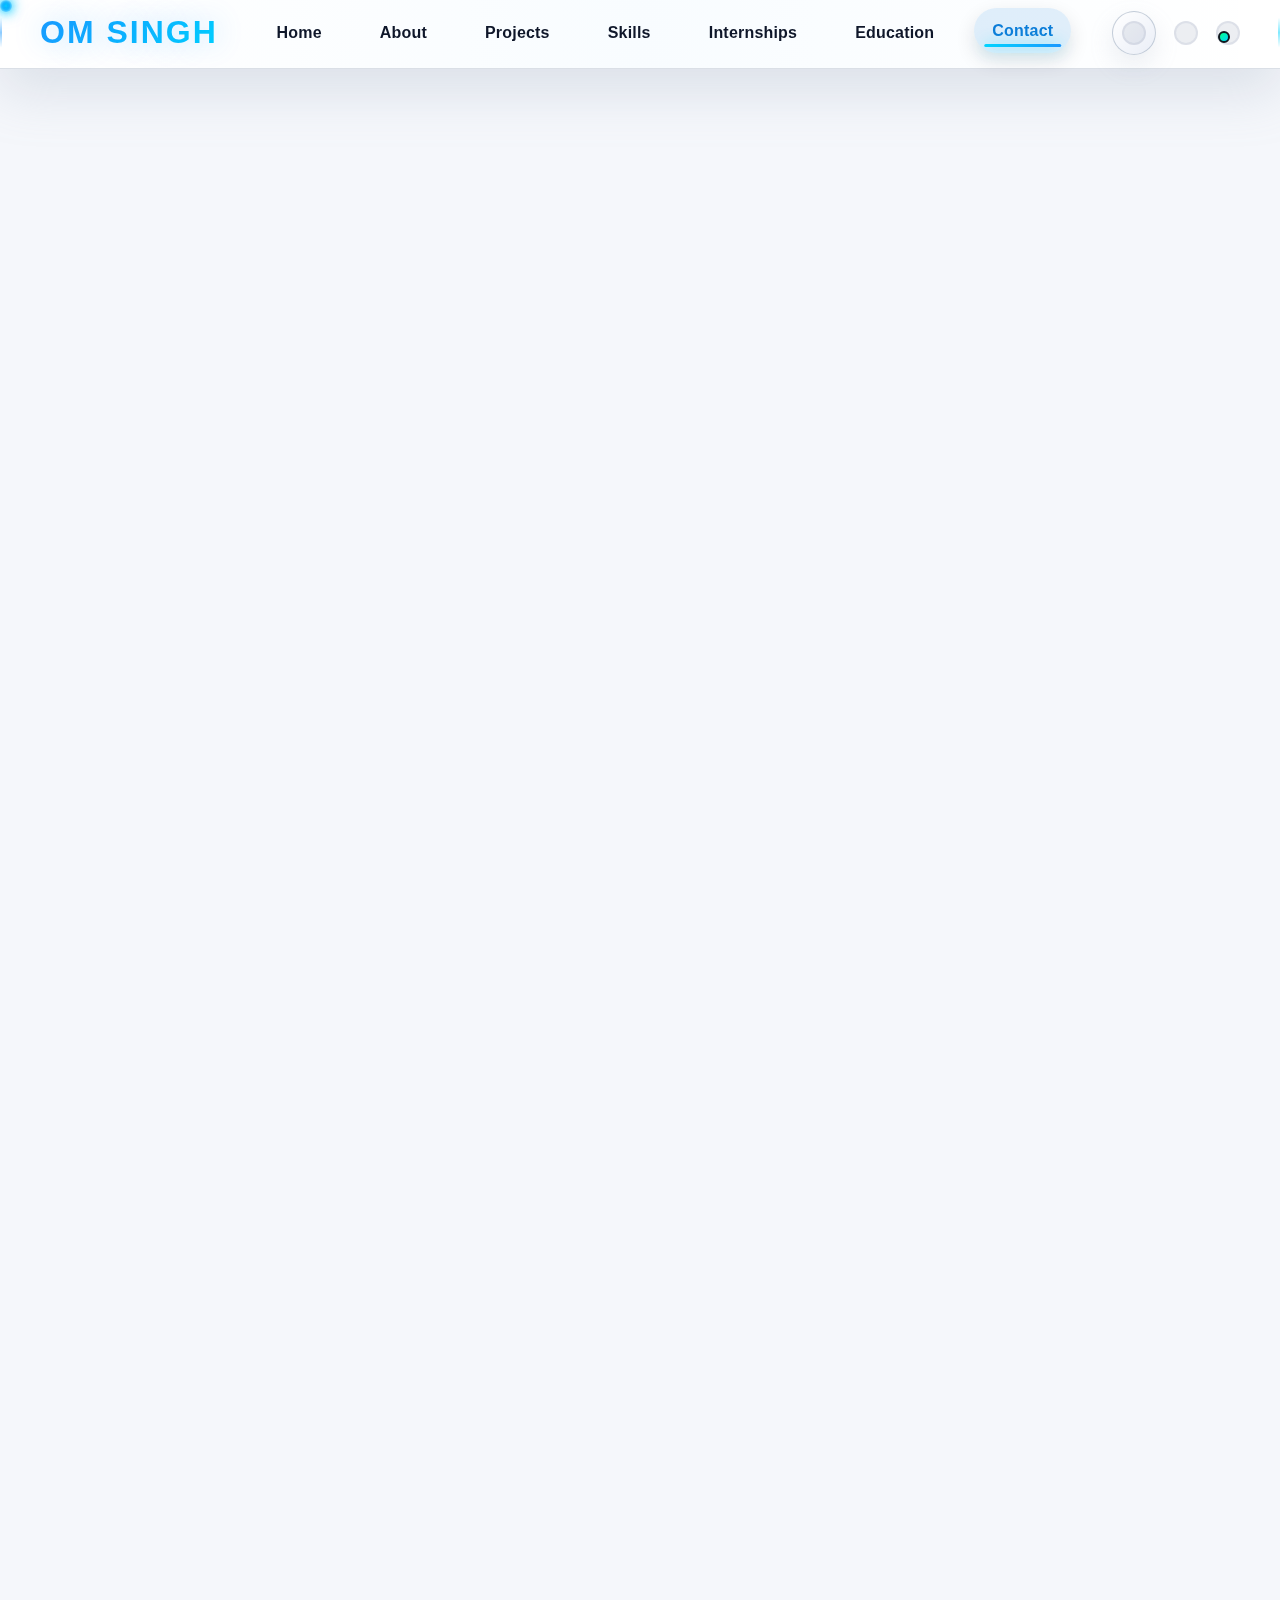
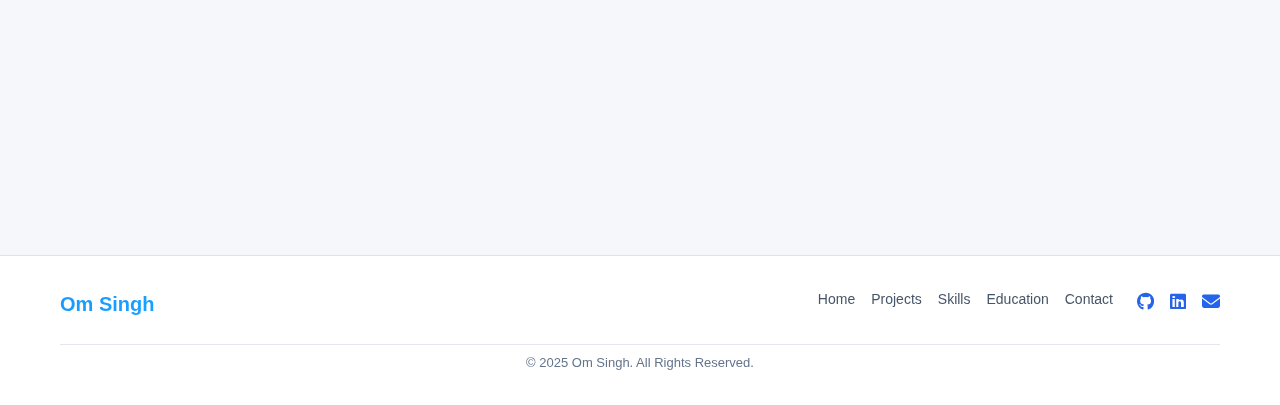
<file: contact.html>
<!DOCTYPE html>
<html lang="en" data-theme="dark">
<head>
    <meta charset="UTF-8">
    <meta name="viewport" content="width=device-width, initial-scale=1.0">
    <title>Contact - Om Singh</title>
    <script>
        (function () {
            try {
                const stored = localStorage.getItem('preferred-theme');
                const prefersDark = window.matchMedia('(prefers-color-scheme: dark)').matches;
                const theme = stored || (prefersDark ? 'dark' : 'light');
                document.documentElement.setAttribute('data-theme', theme);
            } catch (err) {
                document.documentElement.setAttribute('data-theme', 'dark');
            }
        })();
    </script>
    <link rel="stylesheet" href="styles.css">
    <link rel="stylesheet" href="https://cdnjs.cloudflare.com/ajax/libs/font-awesome/6.4.0/css/all.min.css">
    <!-- Preload critical images -->
    <link rel="preload" as="image" href="https://images.unsplash.com/photo-1423666639041-f56000c27a9a?w=1920&h=1080&fit=crop">
    <!-- Resource hints -->
    <link rel="dns-prefetch" href="https://images.unsplash.com">
</head>
<body>
    <!-- Navigation -->
    <nav class="navbar scrolled">
        <div class="nav-container">
            <div class="nav-brand">Om Singh</div>
            <button class="nav-toggle" aria-label="Toggle navigation">
                <span></span>
                <span></span>
                <span></span>
            </button>
            <div class="nav-links">
                <a href="index.html">Home</a>
                <a href="about.html">About</a>
                <a href="projects.html">Projects</a>
                <a href="skills.html">Skills</a>
                <a href="internships.html">Internships</a>
                <a href="education.html">Education</a>
                <a href="contact.html" class="active">Contact</a>
            </div>
            <div class="nav-icons">
                <button class="theme-toggle" type="button" aria-label="Switch to light mode">
                    <span class="sr-only">Toggle theme</span>
                    <i class="fas fa-sun"></i>
                </button>
                <i class="fas fa-search"></i>
                <i class="fas fa-user-circle"></i>
            </div>
        </div>
    </nav>

    <!-- Hero Section -->
    <section class="page-hero page-hero-contact" data-bg="https://images.unsplash.com/photo-1423666639041-f56000c27a9a?w=1920&h=1080&fit=crop">
        <div class="page-hero-overlay"></div>
        <div class="page-hero-content">
            <div class="prime-badge"></div>
            <h1>Get In Touch</h1>
            <p>Mumbai, Maharashtra | India</p>
            <div class="ranking-badge">#Let's Connect</div>
            <div class="hero-buttons">
                <button class="btn-primary" onclick="document.querySelector('.content-section').scrollIntoView({behavior: 'smooth'})">
                    Contact Now
                </button>
                <button class="btn-secondary" title="Add to list">
                    <i class="fas fa-plus"></i>
                </button>
                <button class="btn-secondary" title="More info">
                    <i class="fas fa-info-circle"></i>
                </button>
            </div>
            <div class="watch-info">
                <i class="fas fa-star"></i>
                <span>Available for freelance and full-time opportunities</span>
            </div>
        </div>
    </section>

    <!-- Contact Section -->
    <section class="content-section contact-section">
        <div class="contact-container">
            <div class="contact-info">
                <div class="contact-item">
                    <i class="fas fa-phone"></i>
                    <div>
                        <h4>Phone</h4>
                        <p>8591224365</p>
                    </div>
                </div>
                <div class="contact-item">
                    <i class="fas fa-map-marker-alt"></i>
                    <div>
                        <h4>Location</h4>
                        <p>Mumbai, Maharashtra, India</p>
                    </div>
                </div>
            </div>
            
            <form class="contact-form" id="contactForm">
                <div class="form-group">
                    <input type="text" id="name" name="name" placeholder="Your Name" required>
                </div>
                <div class="form-group">
                    <input type="email" id="email" name="email" placeholder="Your Email" required>
                </div>
                <div class="form-group">
                    <textarea id="message" name="message" rows="5" placeholder="Your Message" required></textarea>
                </div>
                <button type="submit" class="btn-primary"><i class="fas fa-paper-plane"></i> Send Message</button>
            </form>
            
            <div class="social-links">
                <a href="https://github.com/Om-Singh-45" target="_blank" class="social-icon"><i class="fab fa-github"></i></a>
                <a href="https://www.linkedin.com/in/om-singh5/" target="_blank" class="social-icon"><i class="fab fa-linkedin"></i></a>
                <a href="https://www.instagram.com/omsingh_45_45?igsh=MXB5M2g2MzN0anlyYw%3D%3D" target="_blank" class="social-icon"><i class="fab fa-instagram"></i></a>
                <a href="mailto:omsingh@example.com" class="social-icon"><i class="fas fa-envelope"></i></a>
            </div>
        </div>
    </section>

    <!-- Footer -->
    <footer class="footer">
        <div class="footer-inner">
            <div class="footer-brand">Om Singh</div>
            <nav class="footer-links">
                <a href="index.html">Home</a>
                <a href="projects.html">Projects</a>
                <a href="skills.html">Skills</a>
                <a href="education.html">Education</a>
                <a href="contact.html">Contact</a>
            </nav>
            <div class="footer-social">
                <a href="https://github.com/Om-Singh-45" target="_blank" aria-label="GitHub"><i class="fab fa-github"></i></a>
                <a href="https://www.linkedin.com/in/om-singh5/" target="_blank" aria-label="LinkedIn"><i class="fab fa-linkedin"></i></a>
                <a href="mailto:omsingh@example.com" aria-label="Email"><i class="fas fa-envelope"></i></a>
            </div>
            <p class="footer-copy">© 2025 Om Singh. All Rights Reserved.</p>
        </div>
    </footer>

    <script src="script.js"></script>
</body>
</html>
</file>
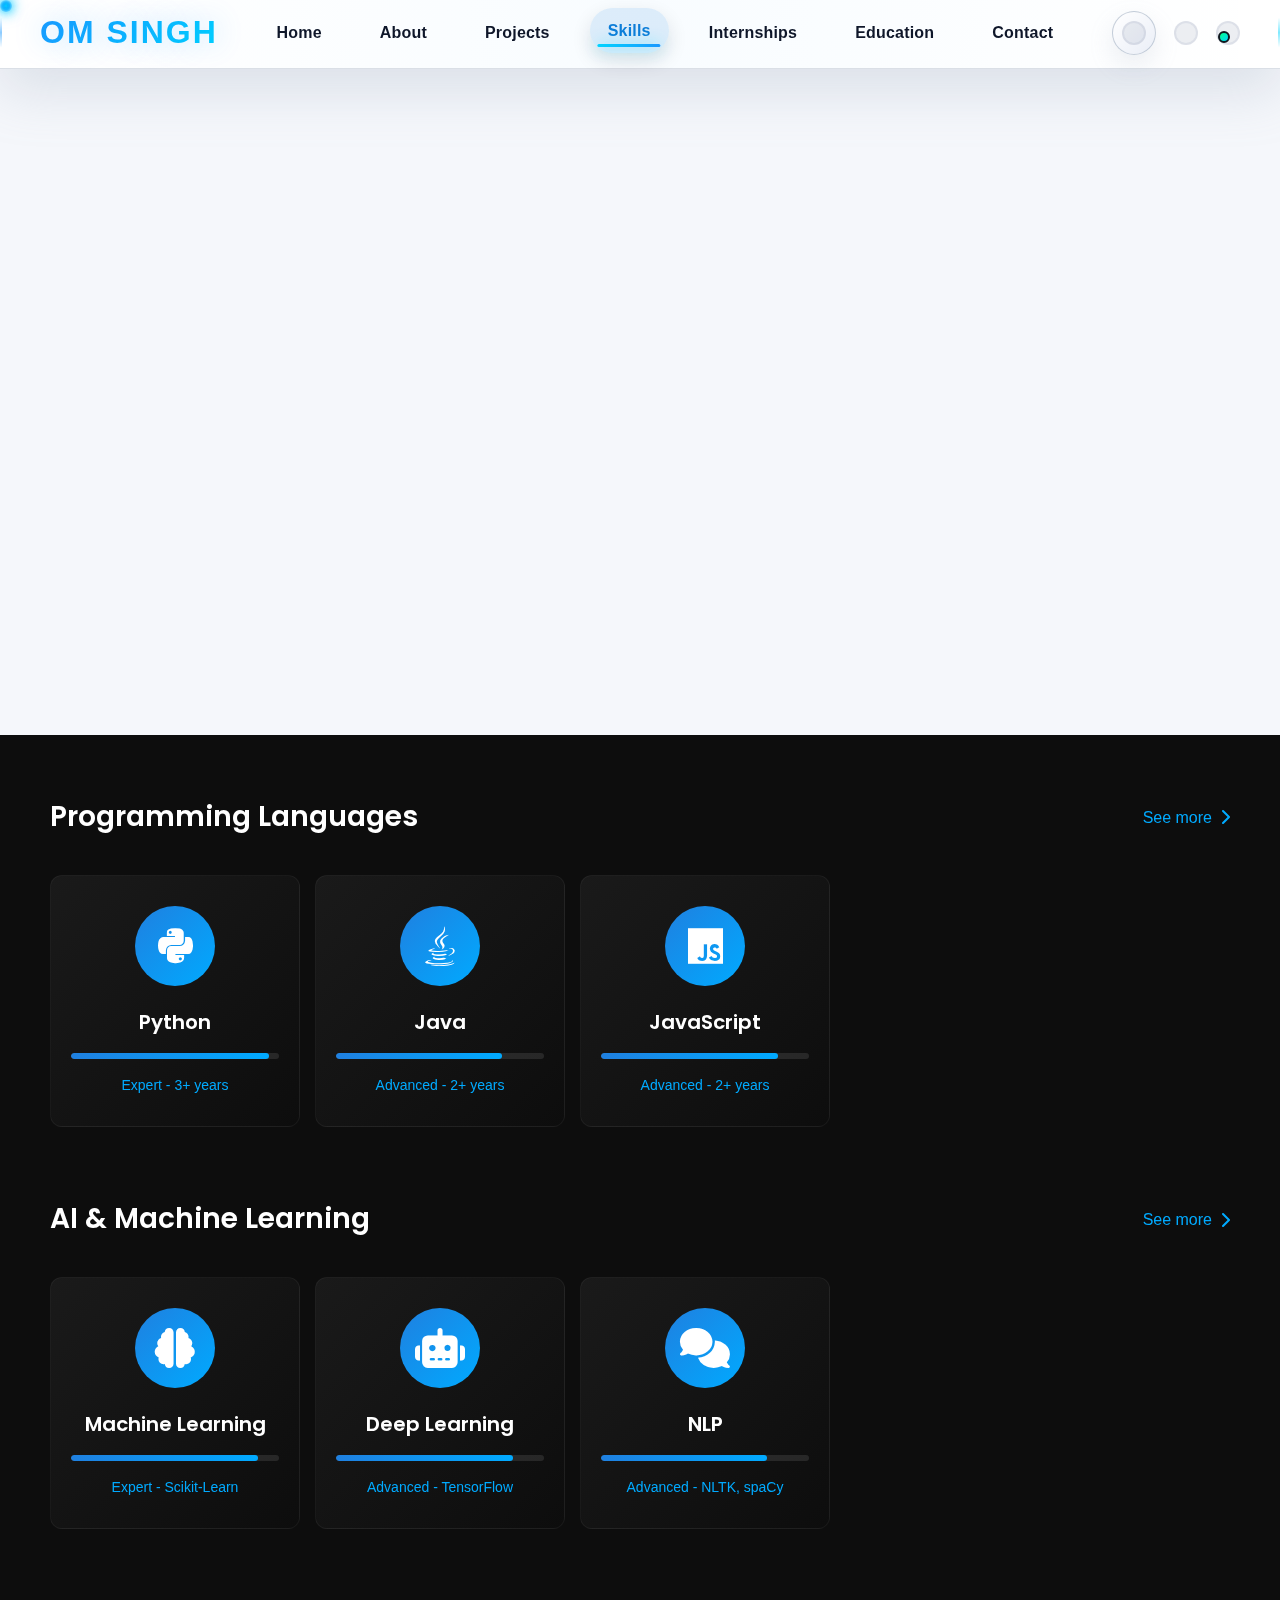
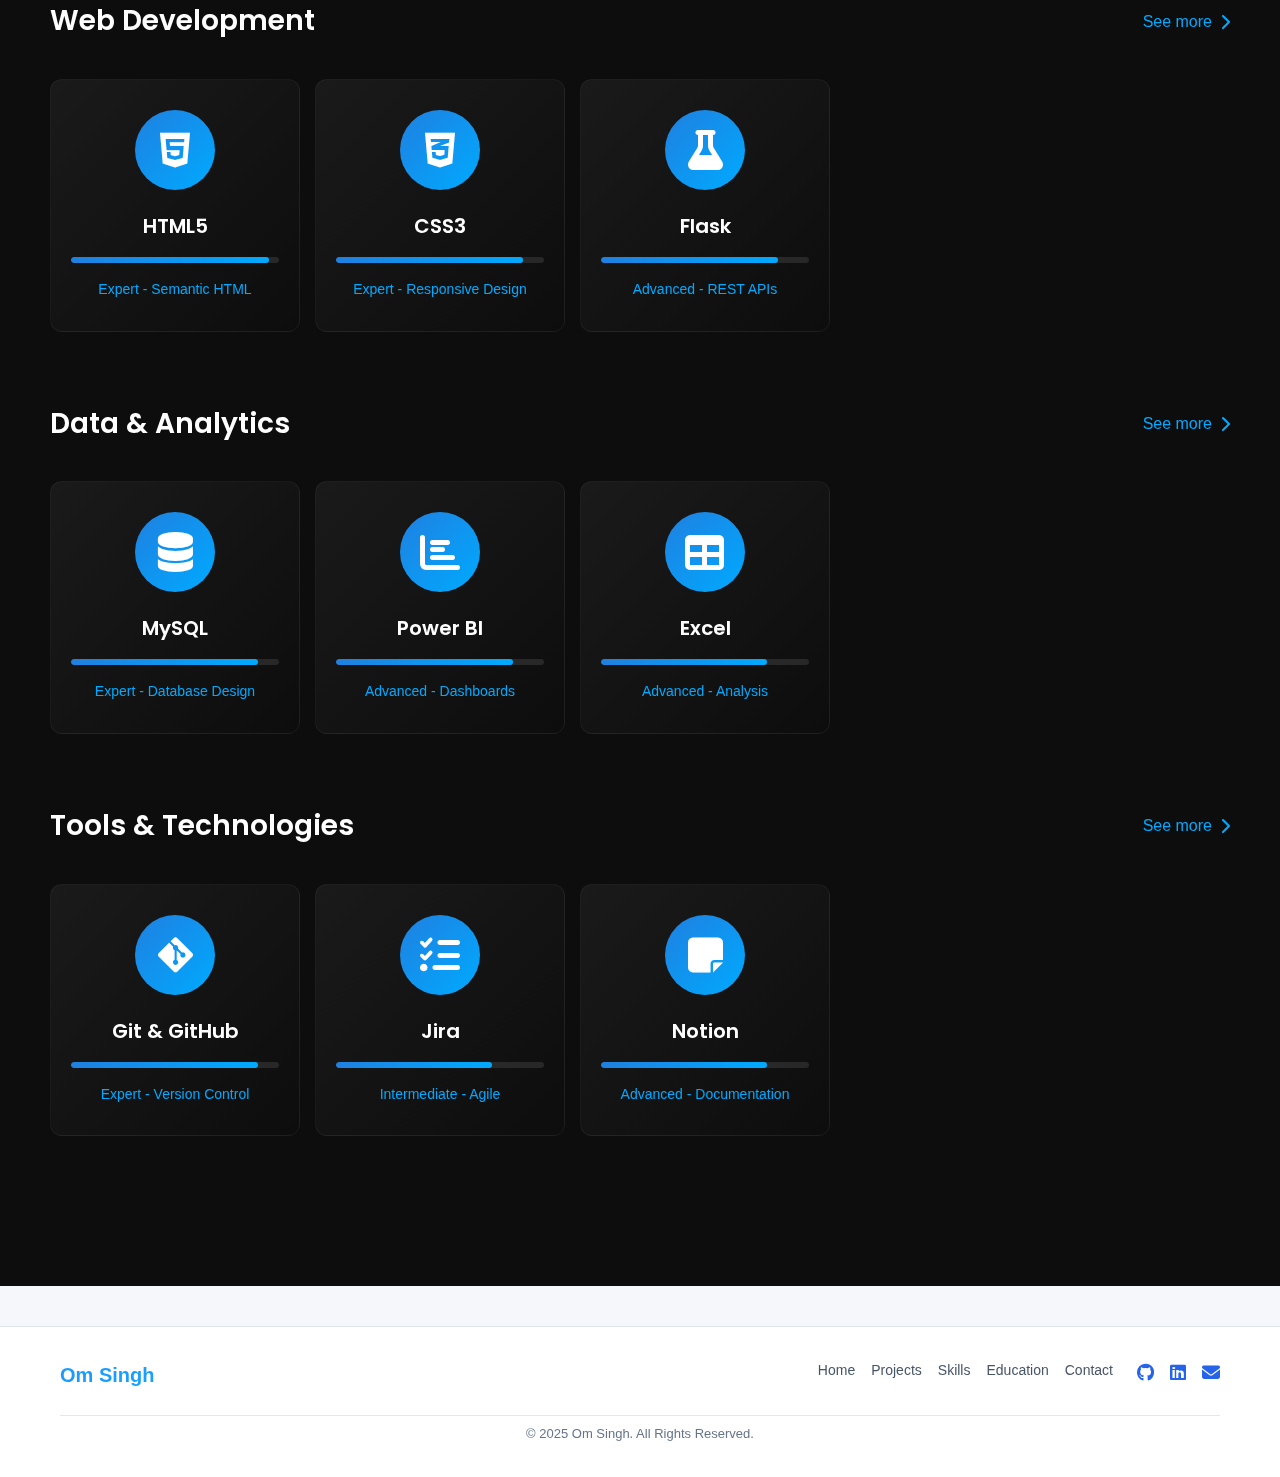
<file: skills.html>
<!DOCTYPE html>
<html lang="en" data-theme="dark">
<head>
    <meta charset="UTF-8">
    <meta name="viewport" content="width=device-width, initial-scale=1.0">
    <title>Skills - Om Singh</title>
    <script>
        (function () {
            try {
                const stored = localStorage.getItem('preferred-theme');
                const prefersDark = window.matchMedia('(prefers-color-scheme: dark)').matches;
                const theme = stored || (prefersDark ? 'dark' : 'light');
                document.documentElement.setAttribute('data-theme', theme);
            } catch (err) {
                document.documentElement.setAttribute('data-theme', 'dark');
            }
        })();
    </script>
    <link rel="stylesheet" href="styles.css">
    <link rel="stylesheet" href="prime-theme.css">
    <link rel="stylesheet" href="hero-carousel.css">
    <link rel="stylesheet" href="https://cdnjs.cloudflare.com/ajax/libs/font-awesome/6.4.0/css/all.min.css">
    <link rel="preconnect" href="https://fonts.googleapis.com">
    <link rel="preconnect" href="https://fonts.gstatic.com" crossorigin>
    <link href="https://fonts.googleapis.com/css2?family=Poppins:wght@300;400;500;600;700&display=swap" rel="stylesheet">
    <!-- Preload critical images -->
    <link rel="preload" as="image" href="https://images.unsplash.com/photo-1517694712202-14dd9538aa97?w=1920&h=1080&fit=crop">
    <!-- Resource hints -->
    <link rel="dns-prefetch" href="https://images.unsplash.com">
</head>
<body>
    <!-- Navigation -->
    <nav class="navbar scrolled">
        <div class="nav-container">
            <div class="nav-brand">Om Singh</div>
            <button class="nav-toggle" aria-label="Toggle navigation">
                <span></span>
                <span></span>
                <span></span>
            </button>
            <div class="nav-links">
                <a href="index.html">Home</a>
                <a href="about.html">About</a>
                <a href="projects.html">Projects</a>
                <a href="skills.html" class="active">Skills</a>
                <a href="internships.html">Internships</a>
                <a href="education.html">Education</a>
                <a href="contact.html">Contact</a>
            </div>
            <div class="nav-icons">
                <button class="theme-toggle" type="button" aria-label="Switch to light mode">
                    <span class="sr-only">Toggle theme</span>
                    <i class="fas fa-sun"></i>
                </button>
                <i class="fas fa-search"></i>
                <i class="fas fa-user-circle"></i>
            </div>
        </div>
    </nav>

    <!-- Hero Section -->
    <section class="page-hero" data-bg="https://images.unsplash.com/photo-1517694712202-14dd9538aa97?w=1920&h=1080&fit=crop">
        <div class="page-hero-overlay"></div>
        <div class="page-hero-content">
            <div class="prime-badge"></div>
            <h1>Technical Skills</h1>
            <p>Python | JavaScript | Java | AI & ML | Web Development</p>
            <div class="ranking-badge">#TechStack</div>
            <div class="hero-buttons">
                <button class="btn-primary" onclick="document.querySelector('.prime-content').scrollIntoView({behavior: 'smooth'})">
                    Explore Skills
                </button>
                <button class="btn-secondary" title="Add to list">
                    <i class="fas fa-plus"></i>
                </button>
                <button class="btn-secondary" title="More info">
                    <i class="fas fa-info-circle"></i>
                </button>
            </div>
            <div class="watch-info">
                <i class="fas fa-star"></i>
                <span>Expert Level Proficiency | Full-Stack Development | AI & Data Analytics</span>
            </div>
        </div>
    </section>

    <!-- Prime Content Section -->
    <section class="prime-content">
        <!-- Programming Languages -->
        <div class="prime-row">
            <div class="row-header">
                <h2>Programming Languages</h2>
                <a href="#" class="see-more">See more <i class="fas fa-chevron-right"></i></a>
            </div>
            <div class="slider-container">
                <button class="slider-btn slider-prev"><i class="fas fa-chevron-left"></i></button>
                <div class="prime-slider">
                    <div class="skill-prime-card">
                        <div class="skill-icon-wrapper">
                            <i class="fab fa-python"></i>
                        </div>
                        <h3>Python</h3>
                        <div class="skill-level">
                            <div class="level-bar" style="width: 95%"></div>
                        </div>
                        <p class="proficiency">Expert - 3+ years</p>
                    </div>
                    
                    <div class="skill-prime-card">
                        <div class="skill-icon-wrapper">
                            <i class="fab fa-java"></i>
                        </div>
                        <h3>Java</h3>
                        <div class="skill-level">
                            <div class="level-bar" style="width: 80%"></div>
                        </div>
                        <p class="proficiency">Advanced - 2+ years</p>
                    </div>
                    
                    <div class="skill-prime-card">
                        <div class="skill-icon-wrapper">
                            <i class="fab fa-js"></i>
                        </div>
                        <h3>JavaScript</h3>
                        <div class="skill-level">
                            <div class="level-bar" style="width: 85%"></div>
                        </div>
                        <p class="proficiency">Advanced - 2+ years</p>
                    </div>
                </div>
                <button class="slider-btn slider-next"><i class="fas fa-chevron-right"></i></button>
            </div>
        </div>

        <!-- AI & Machine Learning -->
        <div class="prime-row">
            <div class="row-header">
                <h2>AI & Machine Learning</h2>
                <a href="#" class="see-more">See more <i class="fas fa-chevron-right"></i></a>
            </div>
            <div class="slider-container">
                <button class="slider-btn slider-prev"><i class="fas fa-chevron-left"></i></button>
                <div class="prime-slider">
                    <div class="skill-prime-card">
                        <div class="skill-icon-wrapper">
                            <i class="fas fa-brain"></i>
                        </div>
                        <h3>Machine Learning</h3>
                        <div class="skill-level">
                            <div class="level-bar" style="width: 90%"></div>
                        </div>
                        <p class="proficiency">Expert - Scikit-Learn</p>
                    </div>
                    
                    <div class="skill-prime-card">
                        <div class="skill-icon-wrapper">
                            <i class="fas fa-robot"></i>
                        </div>
                        <h3>Deep Learning</h3>
                        <div class="skill-level">
                            <div class="level-bar" style="width: 85%"></div>
                        </div>
                        <p class="proficiency">Advanced - TensorFlow</p>
                    </div>
                    
                    <div class="skill-prime-card">
                        <div class="skill-icon-wrapper">
                            <i class="fas fa-comments"></i>
                        </div>
                        <h3>NLP</h3>
                        <div class="skill-level">
                            <div class="level-bar" style="width: 80%"></div>
                        </div>
                        <p class="proficiency">Advanced - NLTK, spaCy</p>
                    </div>
                </div>
                <button class="slider-btn slider-next"><i class="fas fa-chevron-right"></i></button>
            </div>
        </div>

        <!-- Web Development -->
        <div class="prime-row">
            <div class="row-header">
                <h2>Web Development</h2>
                <a href="#" class="see-more">See more <i class="fas fa-chevron-right"></i></a>
            </div>
            <div class="slider-container">
                <button class="slider-btn slider-prev"><i class="fas fa-chevron-left"></i></button>
                <div class="prime-slider">
                    <div class="skill-prime-card">
                        <div class="skill-icon-wrapper">
                            <i class="fab fa-html5"></i>
                        </div>
                        <h3>HTML5</h3>
                        <div class="skill-level">
                            <div class="level-bar" style="width: 95%"></div>
                        </div>
                        <p class="proficiency">Expert - Semantic HTML</p>
                    </div>
                    
                    <div class="skill-prime-card">
                        <div class="skill-icon-wrapper">
                            <i class="fab fa-css3-alt"></i>
                        </div>
                        <h3>CSS3</h3>
                        <div class="skill-level">
                            <div class="level-bar" style="width: 90%"></div>
                        </div>
                        <p class="proficiency">Expert - Responsive Design</p>
                    </div>
                    
                    <div class="skill-prime-card">
                        <div class="skill-icon-wrapper">
                            <i class="fas fa-flask"></i>
                        </div>
                        <h3>Flask</h3>
                        <div class="skill-level">
                            <div class="level-bar" style="width: 85%"></div>
                        </div>
                        <p class="proficiency">Advanced - REST APIs</p>
                    </div>
                </div>
                <button class="slider-btn slider-next"><i class="fas fa-chevron-right"></i></button>
            </div>
        </div>

        <!-- Data & Analytics -->
        <div class="prime-row">
            <div class="row-header">
                <h2>Data & Analytics</h2>
                <a href="#" class="see-more">See more <i class="fas fa-chevron-right"></i></a>
            </div>
            <div class="slider-container">
                <button class="slider-btn slider-prev"><i class="fas fa-chevron-left"></i></button>
                <div class="prime-slider">
                    <div class="skill-prime-card">
                        <div class="skill-icon-wrapper">
                            <i class="fas fa-database"></i>
                        </div>
                        <h3>MySQL</h3>
                        <div class="skill-level">
                            <div class="level-bar" style="width: 90%"></div>
                        </div>
                        <p class="proficiency">Expert - Database Design</p>
                    </div>
                    
                    <div class="skill-prime-card">
                        <div class="skill-icon-wrapper">
                            <i class="fas fa-chart-bar"></i>
                        </div>
                        <h3>Power BI</h3>
                        <div class="skill-level">
                            <div class="level-bar" style="width: 85%"></div>
                        </div>
                        <p class="proficiency">Advanced - Dashboards</p>
                    </div>
                    
                    <div class="skill-prime-card">
                        <div class="skill-icon-wrapper">
                            <i class="fas fa-table"></i>
                        </div>
                        <h3>Excel</h3>
                        <div class="skill-level">
                            <div class="level-bar" style="width: 80%"></div>
                        </div>
                        <p class="proficiency">Advanced - Analysis</p>
                    </div>
                </div>
                <button class="slider-btn slider-next"><i class="fas fa-chevron-right"></i></button>
            </div>
        </div>

        <!-- Tools & Technologies -->
        <div class="prime-row">
            <div class="row-header">
                <h2>Tools & Technologies</h2>
                <a href="#" class="see-more">See more <i class="fas fa-chevron-right"></i></a>
            </div>
            <div class="slider-container">
                <button class="slider-btn slider-prev"><i class="fas fa-chevron-left"></i></button>
                <div class="prime-slider">
                    <div class="skill-prime-card">
                        <div class="skill-icon-wrapper">
                            <i class="fab fa-git-alt"></i>
                        </div>
                        <h3>Git & GitHub</h3>
                        <div class="skill-level">
                            <div class="level-bar" style="width: 90%"></div>
                        </div>
                        <p class="proficiency">Expert - Version Control</p>
                    </div>
                    
                    <div class="skill-prime-card">
                        <div class="skill-icon-wrapper">
                            <i class="fas fa-tasks"></i>
                        </div>
                        <h3>Jira</h3>
                        <div class="skill-level">
                            <div class="level-bar" style="width: 75%"></div>
                        </div>
                        <p class="proficiency">Intermediate - Agile</p>
                    </div>
                    
                    <div class="skill-prime-card">
                        <div class="skill-icon-wrapper">
                            <i class="fas fa-sticky-note"></i>
                        </div>
                        <h3>Notion</h3>
                        <div class="skill-level">
                            <div class="level-bar" style="width: 80%"></div>
                        </div>
                        <p class="proficiency">Advanced - Documentation</p>
                    </div>
                </div>
                <button class="slider-btn slider-next"><i class="fas fa-chevron-right"></i></button>
            </div>
        </div>
    </section>

    <!-- Footer -->
    <footer class="footer">
        <div class="footer-inner">
            <div class="footer-brand">Om Singh</div>
            <nav class="footer-links">
                <a href="index.html">Home</a>
                <a href="projects.html">Projects</a>
                <a href="skills.html">Skills</a>
                <a href="education.html">Education</a>
                <a href="contact.html">Contact</a>
            </nav>
            <div class="footer-social">
                <a href="https://github.com/Om-Singh-45" target="_blank" aria-label="GitHub"><i class="fab fa-github"></i></a>
                <a href="https://www.linkedin.com/in/om-singh5/" target="_blank" aria-label="LinkedIn"><i class="fab fa-linkedin"></i></a>
                <a href="mailto:omsingh@example.com" aria-label="Email"><i class="fas fa-envelope"></i></a>
            </div>
            <p class="footer-copy">© 2025 Om Singh. All Rights Reserved.</p>
        </div>
    </footer>

    <script src="script.js"></script>
    <script src="prime-slider.js"></script>
    <script src="hero-carousel.js"></script>
</body>
</html>
</file>
<file: prime-theme.css>
/* Prime Video Theme - Cinematic Dark Design */

/* Prime Content Base */
.prime-content {
    background: #0d0d0d;
    padding: 60px 0 80px;
    min-height: 100vh;
}

/* Prime Row Container */
.prime-row {
    margin-bottom: 60px;
    padding: 0 50px;
}

.row-header {
    display: flex;
    justify-content: space-between;
    align-items: center;
    margin-bottom: 25px;
}

.row-header h2 {
    font-size: 28px;
    font-weight: 600;
    color: #ffffff;
    font-family: 'Poppins', sans-serif;
}

.see-more {
    color: #00aaff;
    text-decoration: none;
    font-size: 16px;
    font-weight: 500;
    display: flex;
    align-items: center;
    gap: 8px;
    transition: all 0.3s ease;
}

.see-more:hover {
    color: #1f80e0;
    gap: 12px;
}

/* Slider Container */
.slider-container {
    position: relative;
    overflow: hidden;
}

.prime-slider {
    display: flex;
    gap: 15px;
    overflow-x: auto;
    scroll-behavior: smooth;
    scrollbar-width: none;
    padding: 10px 0;
}

.prime-slider::-webkit-scrollbar {
    display: none;
}

/* Slider Navigation Buttons */
.slider-btn {
    position: absolute;
    top: 50%;
    transform: translateY(-50%);
    background: rgba(0, 0, 0, 0.7);
    border: none;
    color: #ffffff;
    width: 50px;
    height: 100px;
    cursor: pointer;
    z-index: 10;
    transition: all 0.3s ease;
    display: flex;
    align-items: center;
    justify-content: center;
    font-size: 24px;
    opacity: 0;
}

.slider-container:hover .slider-btn {
    opacity: 1;
}

.slider-btn:hover {
    background: rgba(0, 0, 0, 0.9);
}

.slider-prev {
    left: 0;
}

.slider-next {
    right: 0;
}

/* Prime Project Cards */
.prime-card {
    min-width: 320px;
    flex-shrink: 0;
    background: #121212;
    border-radius: 8px;
    overflow: hidden;
    transition: all 0.4s cubic-bezier(0.175, 0.885, 0.32, 1.275);
    cursor: pointer;
    position: relative;
}

.card-image {
    position: relative;
    width: 100%;
    height: 180px;
    overflow: hidden;
}

.card-image img {
    width: 100%;
    height: 100%;
    object-fit: cover;
    transition: all 0.4s ease;
}

.prime-card:hover {
    transform: scale(1.08);
    z-index: 5;
    box-shadow: 0 15px 50px rgba(0, 170, 255, 0.4);
}

.prime-card:hover .card-image img {
    transform: scale(1.15);
    filter: brightness(0.7) blur(2px);
}

/* Card Overlay */
.card-overlay {
    position: absolute;
    top: 0;
    left: 0;
    right: 0;
    bottom: 0;
    background: rgba(0, 0, 0, 0.8);
    display: flex;
    align-items: center;
    justify-content: center;
    gap: 15px;
    opacity: 0;
    transition: all 0.3s ease;
}

.prime-card:hover .card-overlay {
    opacity: 1;
}

.overlay-btn {
    background: linear-gradient(135deg, #1f80e0 0%, #00aaff 100%);
    color: #ffffff;
    border: none;
    padding: 12px 20px;
    border-radius: 6px;
    font-size: 14px;
    font-weight: 600;
    cursor: pointer;
    display: flex;
    align-items: center;
    gap: 8px;
    transition: all 0.3s ease;
}

.overlay-btn:hover {
    transform: scale(1.05);
    box-shadow: 0 5px 20px rgba(31, 128, 224, 0.6);
}

.view-btn {
    background: rgba(255, 255, 255, 0.15);
    backdrop-filter: blur(10px);
}

.view-btn:hover {
    background: rgba(255, 255, 255, 0.25);
}

/* Card Content */
.card-content {
    padding: 18px;
}

.card-content h3 {
    font-size: 18px;
    font-weight: 600;
    color: #ffffff;
    margin-bottom: 10px;
    font-family: 'Poppins', sans-serif;
    line-height: 1.3;
}

.card-content p {
    font-size: 14px;
    color: #b3b3b3;
    margin-bottom: 15px;
    line-height: 1.5;
}

/* Tech Icons */
.tech-icons {
    display: flex;
    gap: 10px;
    flex-wrap: wrap;
}

.tech-icons span {
    background: rgba(31, 128, 224, 0.15);
    color: #00aaff;
    padding: 6px 12px;
    border-radius: 20px;
    font-size: 12px;
    font-weight: 500;
    display: flex;
    align-items: center;
    gap: 5px;
    border: 1px solid rgba(31, 128, 224, 0.3);
    transition: all 0.3s ease;
}

.tech-icons span:hover {
    background: rgba(31, 128, 224, 0.25);
    transform: translateY(-2px);
}

/* Skill Prime Cards */
.skill-prime-card {
    min-width: 250px;
    flex-shrink: 0;
    background: linear-gradient(135deg, #1a1a1a 0%, #0d0d0d 100%);
    border-radius: 12px;
    padding: 30px 20px;
    text-align: center;
    transition: all 0.4s ease;
    cursor: pointer;
    border: 1px solid rgba(255, 255, 255, 0.05);
}

.skill-prime-card:hover {
    transform: translateY(-10px) scale(1.05);
    background: linear-gradient(135deg, #252525 0%, #121212 100%);
    border-color: #00aaff;
    box-shadow: 0 15px 40px rgba(0, 170, 255, 0.3);
}

.skill-icon-wrapper {
    width: 80px;
    height: 80px;
    margin: 0 auto 20px;
    background: linear-gradient(135deg, #1f80e0 0%, #00aaff 100%);
    border-radius: 50%;
    display: flex;
    align-items: center;
    justify-content: center;
    font-size: 40px;
    color: #ffffff;
    transition: all 0.4s ease;
}

.skill-prime-card:hover .skill-icon-wrapper {
    transform: rotate(10deg) scale(1.1);
    box-shadow: 0 10px 30px rgba(31, 128, 224, 0.6);
}

.skill-prime-card h3 {
    font-size: 20px;
    font-weight: 600;
    color: #ffffff;
    margin-bottom: 15px;
    font-family: 'Poppins', sans-serif;
}

/* Skill Level Bar */
.skill-level {
    width: 100%;
    height: 6px;
    background: rgba(255, 255, 255, 0.1);
    border-radius: 3px;
    overflow: hidden;
    margin: 15px 0;
}

.level-bar {
    height: 100%;
    background: linear-gradient(90deg, #1f80e0 0%, #00aaff 100%);
    border-radius: 3px;
    transition: all 0.5s ease;
}

.skill-prime-card:hover .level-bar {
    box-shadow: 0 0 15px #00aaff;
}

.proficiency {
    font-size: 14px;
    color: #00aaff;
    font-weight: 500;
}

/* Education Prime Cards */
.education-prime-card {
    min-width: 400px;
    flex-shrink: 0;
    background: #121212;
    border-radius: 12px;
    overflow: hidden;
    transition: all 0.4s ease;
    cursor: pointer;
    border: 1px solid rgba(255, 255, 255, 0.05);
}

.education-prime-card:hover {
    transform: translateY(-10px) scale(1.05);
    border-color: #00aaff;
    box-shadow: 0 15px 50px rgba(0, 170, 255, 0.4);
}

.education-image {
    position: relative;
    width: 100%;
    height: 200px;
    overflow: hidden;
}

.education-image img {
    width: 100%;
    height: 100%;
    object-fit: cover;
    transition: all 0.4s ease;
}

.education-prime-card:hover .education-image img {
    transform: scale(1.1);
}

.education-badge {
    position: absolute;
    top: 15px;
    right: 15px;
    background: linear-gradient(135deg, #1f80e0 0%, #00aaff 100%);
    color: #ffffff;
    padding: 6px 15px;
    border-radius: 20px;
    font-size: 12px;
    font-weight: 600;
    text-transform: uppercase;
}

.education-info {
    padding: 25px;
}

.degree-icon {
    width: 60px;
    height: 60px;
    background: linear-gradient(135deg, #1f80e0 0%, #00aaff 100%);
    border-radius: 50%;
    display: flex;
    align-items: center;
    justify-content: center;
    font-size: 28px;
    color: #ffffff;
    margin-bottom: 20px;
    transition: all 0.4s ease;
}

.education-prime-card:hover .degree-icon {
    transform: rotate(10deg) scale(1.1);
}

.education-info h3 {
    font-size: 22px;
    font-weight: 600;
    color: #ffffff;
    margin-bottom: 10px;
    font-family: 'Poppins', sans-serif;
}

.institute {
    font-size: 16px;
    color: #00aaff;
    margin-bottom: 10px;
    font-weight: 500;
}

.duration {
    font-size: 14px;
    color: #b3b3b3;
    margin-bottom: 20px;
    display: flex;
    align-items: center;
    gap: 8px;
}

.highlights {
    display: flex;
    flex-direction: column;
    gap: 10px;
}

.highlights span {
    font-size: 14px;
    color: #d1d5db;
    display: flex;
    align-items: center;
    gap: 10px;
}

.highlights i {
    color: #00aaff;
    font-size: 16px;
}

/* Responsive Design */
@media (max-width: 768px) {
    .prime-row {
        padding: 0 20px;
    }
    
    .row-header h2 {
        font-size: 22px;
    }
    
    .prime-card {
        min-width: 260px;
    }
    
    .skill-prime-card {
        min-width: 180px;
        padding: 20px 15px;
    }
    
    .education-prime-card {
        min-width: 280px;
    }
    
    .slider-btn {
        display: none;
    }
    
    /* Mobile Card Enhancements */
    .card-image {
        height: 160px;
    }
    
    .education-image {
        height: 180px;
    }
    
    .skill-icon-wrapper {
        width: 60px;
        height: 60px;
        font-size: 30px;
    }
    
    .skill-prime-card h3 {
        font-size: 18px;
    }
    
    .education-info {
        padding: 20px;
    }
    
    .education-info h3 {
        font-size: 20px;
    }
    
    .institute {
        font-size: 15px;
    }
    
    .duration {
        font-size: 13px;
    }
    
    .highlights span {
        font-size: 13px;
    }
    
    .card-content h3 {
        font-size: 17px;
    }
    
    .card-content p {
        font-size: 13px;
    }
    
    .tech-icons span {
        padding: 5px 10px;
        font-size: 11px;
    }
    
    .overlay-btn {
        padding: 10px 15px;
        font-size: 13px;
    }
}

/* Smooth Animations */
@keyframes fadeIn {
    from {
        opacity: 0;
        transform: translateY(30px);
    }
    to {
        opacity: 1;
        transform: translateY(0);
    }
}

.prime-row {
    animation: fadeIn 0.6s ease-out;
}

.prime-card, .skill-prime-card, .education-prime-card {
    animation: fadeIn 0.6s ease-out;
}
</file>
<file: hero-carousel.css>
/* Prime Video Hero Carousel */

.hero-carousel {
    position: relative;
    height: 85vh;
    min-height: 600px;
    margin-top: 60px;
    overflow: hidden;
    background: #0a0e1a;
}

.carousel-slides {
    position: relative;
    height: 100%;
    width: 100%;
}

.carousel-slide {
    position: absolute;
    top: 0;
    left: 0;
    width: 100%;
    height: 100%;
    opacity: 0;
    transition: opacity 1s ease-in-out;
    background-size: cover;
    background-position: center;
    background-repeat: no-repeat;
    image-rendering: -webkit-optimize-contrast;
    image-rendering: crisp-edges;
}

.carousel-slide.active {
    opacity: 1;
    z-index: 1;
}

/* Slide Overlays */
.slide-overlay {
    position: absolute;
    top: 0;
    left: 0;
    right: 0;
    bottom: 0;
    background: linear-gradient(
        to right,
        rgba(10, 14, 26, 0.92) 0%,
        rgba(10, 14, 26, 0.75) 35%,
        rgba(10, 14, 26, 0.35) 65%,
        rgba(10, 14, 26, 0.10) 100%
    );
    z-index: 1;
}

.slide-overlay::before {
    content: '';
    position: absolute;
    top: 0;
    left: 0;
    right: 0;
    bottom: 0;
    background: radial-gradient(
        ellipse at center,
        transparent 0%,
        rgba(10, 14, 26, 0.3) 100%
    );
    z-index: 1;
}

.slide-overlay::after {
    content: '';
    position: absolute;
    bottom: 0;
    left: 0;
    right: 0;
    height: 250px;
    background: linear-gradient(to top, #0f171e 0%, rgba(15, 23, 30, 0.8) 40%, transparent 100%);
    z-index: 2;
}

/* Enhanced overlay for internship slides */
.slide-bg-internships .slide-overlay {
    background: linear-gradient(
        to right,
        rgba(10, 14, 26, 0.95) 0%,
        rgba(10, 14, 26, 0.88) 30%,
        rgba(10, 14, 26, 0.70) 50%,
        rgba(10, 14, 26, 0.30) 75%,
        rgba(10, 14, 26, 0.05) 100%
    );
}

.slide-bg-internships .slide-overlay::before {
    background: radial-gradient(
        ellipse 60% 50% at 80% 50%,
        rgba(31, 128, 224, 0.12) 0%,
        transparent 60%
    );
}

/* Slide Content */
.slide-content {
    position: absolute;
    top: 50%;
    transform: translateY(-50%);
    left: 50px;
    max-width: 650px;
    z-index: 2;
    animation: slideIn 0.8s ease-out;
}

@keyframes slideIn {
    from {
        opacity: 0;
        transform: translateY(-45%);
    }
    to {
        opacity: 1;
        transform: translateY(-50%);
    }
}

.prime-logo-badge {
    display: inline-flex;
    align-items: center;
    gap: 6px;
    margin-bottom: 20px;
}

.prime-logo-badge svg {
    width: 80px;
    height: 28px;
}

.slide-category {
    font-size: 16px;
    color: #e5e7eb;
    margin-bottom: 15px;
    font-weight: 400;
    letter-spacing: 0.5px;
    text-shadow: 1px 2px 4px rgba(0, 0, 0, 0.8);
}

.slide-title {
    font-size: 68px;
    font-weight: 400;
    margin-bottom: 18px;
    color: #ffffff;
    text-shadow: 3px 5px 12px rgba(0, 0, 0, 0.95), 0 0 30px rgba(0, 0, 0, 0.7);
    letter-spacing: -0.5px;
    line-height: 1.1;
    font-family: 'Poppins', 'Amazon Ember', Arial, sans-serif;
}

.slide-tag {
    display: inline-block;
    font-size: 20px;
    color: #00ff00;
    font-weight: 600;
    margin-bottom: 25px;
    text-shadow: 0 0 15px rgba(0, 255, 0, 0.6), 0 2px 10px rgba(0, 0, 0, 0.9);
}

.slide-buttons {
    display: flex;
    gap: 15px;
    align-items: center;
    margin-bottom: 20px;
}

.slide-btn-primary {
    background: rgba(255, 255, 255, 0.25);
    color: #ffffff;
    padding: 14px 32px;
    font-size: 17px;
    font-weight: 600;
    border-radius: 4px;
    border: none;
    cursor: pointer;
    display: inline-flex;
    align-items: center;
    gap: 10px;
    transition: all 0.2s ease;
    backdrop-filter: blur(10px);
}

.slide-btn-primary:hover {
    background: rgba(255, 255, 255, 0.35);
    transform: scale(1.02);
}

.slide-btn-icon {
    background: transparent;
    color: #ffffff;
    padding: 10px;
    font-size: 24px;
    border-radius: 50%;
    border: 2px solid rgba(255, 255, 255, 0.4);
    width: 48px;
    height: 48px;
    cursor: pointer;
    display: inline-flex;
    align-items: center;
    justify-content: center;
    transition: all 0.2s ease;
}

.slide-btn-icon:hover {
    background: rgba(255, 255, 255, 0.15);
    border-color: rgba(255, 255, 255, 0.6);
}

.slide-tagline {
    display: flex;
    align-items: center;
    gap: 10px;
    font-size: 16px;
    color: #d1d5db;
    margin-top: 18px;
}

.slide-tagline i {
    color: #fbbf24;
    font-size: 18px;
}

/* Navigation Arrows */
.carousel-nav {
    position: absolute;
    top: 50%;
    transform: translateY(-50%);
    background: rgba(0, 0, 0, 0.6);
    border: none;
    color: #ffffff;
    width: 60px;
    height: 120px;
    cursor: pointer;
    z-index: 10;
    transition: all 0.3s ease;
    display: flex;
    align-items: center;
    justify-content: center;
    font-size: 32px;
    opacity: 0;
}

.hero-carousel:hover .carousel-nav {
    opacity: 1;
}

.carousel-nav:hover {
    background: rgba(0, 0, 0, 0.8);
}

.carousel-nav.prev {
    left: 0;
}

.carousel-nav.next {
    right: 0;
}

/* Pagination Dots */
.carousel-pagination {
    position: absolute;
    bottom: 40px;
    left: 50px;
    display: flex;
    gap: 12px;
    z-index: 10;
}

.carousel-dot {
    width: 12px;
    height: 12px;
    border-radius: 50%;
    background: rgba(255, 255, 255, 0.4);
    border: none;
    cursor: pointer;
    transition: all 0.3s ease;
    padding: 0;
}

.carousel-dot:hover {
    background: rgba(255, 255, 255, 0.6);
    transform: scale(1.2);
}

.carousel-dot.active {
    background: #ffffff;
    width: 14px;
    height: 14px;
}

/* Progress Bar */
.carousel-progress {
    position: absolute;
    bottom: 0;
    left: 0;
    height: 4px;
    background: rgba(26, 152, 255, 0.3);
    width: 100%;
    z-index: 10;
}

.carousel-progress-bar {
    height: 100%;
    background: linear-gradient(90deg, #1f80e0 0%, #00aaff 100%);
    width: 0%;
    transition: width 0.1s linear;
}

/* Slide Backgrounds - Removed as we use inline styles with actual images */

/* Internship-specific styling for better logo presentation */
.slide-bg-internships {
    background-size: 40% !important;
    background-position: 85% center !important;
    background-color: #0a0e1a;
    background-blend-mode: lighten;
}

.slide-bg-internships::before {
    content: '';
    position: absolute;
    top: 0;
    right: 0;
    width: 50%;
    height: 100%;
    background: radial-gradient(
        ellipse at center,
        rgba(31, 128, 224, 0.08) 0%,
        transparent 70%
    );
    pointer-events: none;
    z-index: 0;
}

/* Projects-specific styling for better screenshot presentation */
.slide-bg-projects {
    background-size: cover !important;
    background-position: center center !important;
    filter: brightness(1.15) contrast(1.08) saturate(1.1);
}

/* Education-specific styling for better institute image presentation */
.slide-bg-education {
    background-size: cover !important;
    background-position: center center !important;
    filter: brightness(1.08) contrast(1.05) saturate(1.05);
}

/* Skills-specific styling */
.slide-bg-skills {
    background-size: cover !important;
    background-position: center center !important;
}

/* Responsive Design */
@media (max-width: 768px) {
    .hero-carousel {
        height: 70vh;
        min-height: 500px;
    }
    
    .slide-content {
        left: 20px;
        right: 20px;
        max-width: 100%;
        padding-right: 20px;
    }
    
    .slide-title {
        font-size: 42px;
    }
    
    .slide-category {
        font-size: 14px;
    }
    
    .slide-tag {
        font-size: 16px;
    }
    
    .slide-buttons {
        flex-direction: column;
        align-items: flex-start;
        gap: 12px;
    }
    
    .slide-btn-primary {
        width: 100%;
        justify-content: center;
    }
    
    .carousel-pagination {
        left: 20px;
        bottom: 30px;
    }
    
    .carousel-nav {
        width: 50px;
        height: 100px;
        font-size: 24px;
    }
}

/* Animation for active slide content */
.carousel-slide.active .slide-content {
    animation: slideIn 0.8s ease-out;
}

/* Fade transition */
.carousel-slide {
    transition: opacity 1s ease-in-out, transform 0s linear 1s;
}

.carousel-slide:not(.active) {
    transform: scale(1.05);
}

.carousel-slide.active {
    transform: scale(1);
    transition: opacity 1s ease-in-out, transform 1s ease-in-out;
}
</file>
<file: styles.css>
/* Reset and Base Styles */
* {
    margin: 0;
    padding: 0;
    box-sizing: border-box;
}

html {
    font-size: 16px;
    -webkit-text-size-adjust: 100%;
    -ms-text-size-adjust: 100%;
    text-size-adjust: 100%;
}

body {
    font-family: 'Amazon Ember', Arial, sans-serif;
    background-color: #0f171e;
    color: #ffffff;
    overflow-x: hidden;
    cursor: none;
    line-height: 1.6;
}

.sr-only {
    position: absolute;
    width: 1px;
    height: 1px;
    padding: 0;
    margin: -1px;
    overflow: hidden;
    clip: rect(0, 0, 0, 0);
    white-space: nowrap;
    border: 0;
}

/* Custom Cursor Trail */
.cursor-trail {
    position: fixed;
    width: 12px;
    height: 12px;
    border-radius: 50%;
    background: radial-gradient(circle, rgba(0, 212, 255, 0.8) 0%, rgba(26, 152, 255, 0.4) 70%, transparent 100%);
    pointer-events: none;
    z-index: 9999;
    transition: transform 0.1s ease;
    box-shadow: 0 0 15px rgba(0, 212, 255, 0.6);
}

/* Override cursor for clickable elements */
a, button, .card, .carousel-btn, input, textarea {
    cursor: pointer;
}

/* Scroll Progress Bar */
.scroll-progress-bar {
    position: fixed;
    top: 0;
    left: 0;
    height: 3px;
    background: linear-gradient(90deg, #1a98ff 0%, #00d4ff 100%);
    width: 0%;
    z-index: 10000;
    transition: width 0.1s ease;
    box-shadow: 0 0 10px rgba(26, 152, 255, 0.8);
}

/* Scrollbar Styling */
::-webkit-scrollbar {
    width: 10px;
}

::-webkit-scrollbar-track {
    background: #0f171e;
}

::-webkit-scrollbar-thumb {
    background: #1a98ff;
    border-radius: 5px;
}

::-webkit-scrollbar-thumb:hover {
    background: #0d7dd8;
}

/* Navigation */
.navbar {
    position: fixed;
    top: 0;
    width: 100%;
    background: linear-gradient(130deg, rgba(7, 13, 24, 0.88), rgba(12, 24, 42, 0.68));
    padding: 14px 0;
    z-index: 1000;
    transition: all 0.4s cubic-bezier(0.4, 0, 0.2, 1);
    backdrop-filter: blur(20px) saturate(180%);
    -webkit-backdrop-filter: blur(20px) saturate(180%);
    border-bottom: 1px solid rgba(148, 163, 184, 0.12);
    box-shadow: 0 18px 40px rgba(7, 14, 26, 0.35);
}

.navbar::before {
    content: '';
    position: absolute;
    top: 0;
    left: 0;
    right: 0;
    height: 100%;
    background: linear-gradient(90deg, 
        transparent 0%, 
        rgba(26, 152, 255, 0.03) 50%, 
        transparent 100%);
    opacity: 0;
    transition: opacity 0.4s ease;
}

.navbar:hover::before {
    opacity: 1;
}

.navbar.scrolled {
    background: linear-gradient(130deg, rgba(7, 13, 24, 0.92), rgba(12, 24, 42, 0.82));
    backdrop-filter: blur(32px) saturate(220%);
    -webkit-backdrop-filter: blur(32px) saturate(220%);
    box-shadow: 0 18px 45px rgba(7, 14, 26, 0.45);
    border-bottom: 1px solid rgba(148, 163, 184, 0.18);
    padding: 10px 0;
    transform: translateY(-3px);
}

/* Scroll Progress Line */
.navbar::after {
    content: '';
    position: absolute;
    bottom: 0;
    left: 0;
    height: 2px;
    background: linear-gradient(90deg, #1a98ff 0%, #00d4ff 100%);
    width: var(--scroll-progress, 0%);
    transition: width 0.1s linear;
    box-shadow: 0 0 10px rgba(26, 152, 255, 0.6);
}

.nav-container {
    max-width: 1400px;
    margin: 0 auto;
    padding: 0 40px;
    display: flex;
    justify-content: space-between;
    align-items: center;
    position: relative;
    gap: 32px;
}

/* Navigation Glow Effect */
.nav-container::before {
    content: '';
    position: absolute;
    top: 50%;
    left: 0;
    width: 2px;
    height: 60%;
    background: linear-gradient(180deg, transparent 0%, #1a98ff 50%, transparent 100%);
    transform: translateY(-50%);
    opacity: 0.5;
}

.nav-container::after {
    content: '';
    position: absolute;
    top: 50%;
    right: 0;
    width: 2px;
    height: 60%;
    background: linear-gradient(180deg, transparent 0%, #00d4ff 50%, transparent 100%);
    transform: translateY(-50%);
    opacity: 0.5;
}

.nav-brand {
    font-size: 32px;
    font-weight: bold;
    background: linear-gradient(135deg, #1a98ff 0%, #00d4ff 100%);
    -webkit-background-clip: text;
    -webkit-text-fill-color: transparent;
    background-clip: text;
    letter-spacing: 2px;
    text-transform: uppercase;
    text-shadow: 0 0 30px rgba(26, 152, 255, 0.3);
    cursor: pointer;
    position: relative;
    transition: all 0.4s cubic-bezier(0.68, -0.55, 0.265, 1.55);
    display: inline-block;
}

.nav-brand::before {
    content: '';
    position: absolute;
    top: 50%;
    left: 50%;
    width: 0;
    height: 0;
    background: radial-gradient(circle, rgba(26, 152, 255, 0.2) 0%, transparent 70%);
    transform: translate(-50%, -50%);
    transition: all 0.5s ease;
    border-radius: 50%;
    z-index: -1;
}

.nav-brand:hover::before {
    width: 200px;
    height: 200px;
}

.nav-brand:hover {
    transform: scale(1.05) translateY(-2px);
    text-shadow: 0 0 40px rgba(26, 152, 255, 0.6),
                 0 0 20px rgba(0, 212, 255, 0.4);
    letter-spacing: 3px;
}

.nav-links {
    display: flex;
    gap: 22px;
    align-items: center;
    position: relative;
}

.nav-links a {
    color: #ffffff;
    text-decoration: none;
    font-size: 16px;
    font-weight: 600;
    letter-spacing: 0.2px;
    transition: color 0.3s ease, transform 0.3s ease;
    position: relative;
    padding: 10px 18px;
    border-radius: 999px;
    text-shadow: none;
}

.nav-links a::before {
    content: '';
    position: absolute;
    top: 50%;
    left: 0;
    width: 100%;
    height: 100%;
    transform: translateY(-50%);
    background: radial-gradient(circle, rgba(26, 152, 255, 0.18), rgba(0, 212, 255, 0));
    opacity: 0;
    transition: opacity 0.3s ease;
    border-radius: 999px;
    z-index: -1;
}

.nav-links a::after {
    content: '';
    position: absolute;
    bottom: 6px;
    left: 50%;
    transform: translateX(-50%) scaleX(0);
    width: 80%;
    height: 3px;
    background: linear-gradient(90deg, #1a98ff, #00d4ff);
    transition: transform 0.3s cubic-bezier(0.68, -0.55, 0.265, 1.55);
    border-radius: 2px;
    box-shadow: 0 0 10px rgba(26, 152, 255, 0.6);
}

.nav-links a:hover {
    color: #00d4ff;
    transform: translateY(-2px);
}

.nav-links a:hover::before {
    opacity: 1;
}

.nav-links a:hover::after {
    transform: translateX(-50%) scaleX(1);
}

.nav-links a.active {
    color: #00d4ff;
    background: rgba(26, 152, 255, 0.14);
    box-shadow: 0 8px 22px rgba(26, 152, 255, 0.18);
}

.nav-links a.active::after {
    transform: translateX(-50%) scaleX(1);
    background: linear-gradient(90deg, #00d4ff, #1a98ff);
    box-shadow: 0 0 15px rgba(0, 212, 255, 0.8);
}

.nav-icons {
    display: flex;
    align-items: center;
    gap: 18px;
    font-size: 22px;
    cursor: pointer;
}

.nav-icons i {
    transition: all 0.3s cubic-bezier(0.68, -0.55, 0.265, 1.55);
    color: #ffffff;
    padding: 10px;
    border-radius: 50%;
    position: relative;
    background: rgba(26, 152, 255, 0.05);
    border: 2px solid transparent;
    display: inline-flex;
    align-items: center;
    justify-content: center;
}

.nav-icons i::before {
    content: '';
    position: absolute;
    top: 50%;
    left: 50%;
    width: 0;
    height: 0;
    background: radial-gradient(circle, rgba(26, 152, 255, 0.3) 0%, transparent 70%);
    transform: translate(-50%, -50%);
    transition: all 0.4s ease;
    border-radius: 50%;
    z-index: -1;
}

.nav-icons i:hover::before {
    width: 100px;
    height: 100px;
}

.nav-icons i:hover {
    color: #00d4ff;
    background: rgba(26, 152, 255, 0.2);
    transform: scale(1.15) rotate(5deg);
    border-color: rgba(26, 152, 255, 0.4);
    box-shadow: 0 0 20px rgba(26, 152, 255, 0.5),
                inset 0 0 10px rgba(0, 212, 255, 0.2);
}

.theme-toggle {
    position: relative;
    display: inline-flex;
    align-items: center;
    justify-content: center;
    width: 44px;
    height: 44px;
    border-radius: 50%;
    border: 1px solid rgba(148, 163, 184, 0.4);
    background: linear-gradient(135deg, rgba(16, 28, 46, 0.9), rgba(10, 20, 33, 0.65));
    color: #f8fafc;
    cursor: pointer;
    transition: transform 0.3s ease, box-shadow 0.3s ease, border-color 0.3s ease;
}

.theme-toggle i {
    font-size: 18px;
}

.theme-toggle:hover {
    transform: translateY(-2px) scale(1.05);
    border-color: rgba(26, 152, 255, 0.7);
    box-shadow: 0 12px 30px rgba(26, 152, 255, 0.35);
}

.theme-toggle:active {
    transform: scale(0.96);
}

.nav-icons .theme-toggle::before {
    display: none;
}

/* Notification Badge */
.nav-icons .fa-user-circle::after {
    content: '';
    position: absolute;
    top: 8px;
    right: 8px;
    width: 8px;
    height: 8px;
    background: linear-gradient(135deg, #00ff88 0%, #00d4ff 100%);
    border-radius: 50%;
    border: 2px solid #0f171e;
    animation: pulse 2s infinite;
}

@keyframes pulse {
    0%, 100% {
        transform: scale(1);
        opacity: 1;
    }
    50% {
        transform: scale(1.2);
        opacity: 0.8;
    }
}

/* Search Container */
.search-container {
    position: relative;
}

.search-dropdown {
    position: absolute;
    top: calc(100% + 15px);
    right: 0;
    width: 320px;
    background: rgba(10, 14, 26, 0.98);
    backdrop-filter: blur(30px);
    border-radius: 12px;
    padding: 15px;
    opacity: 0;
    visibility: hidden;
    transform: translateY(-10px) scale(0.95);
    transition: all 0.4s cubic-bezier(0.68, -0.55, 0.265, 1.55);
    box-shadow: 0 10px 40px rgba(0, 0, 0, 0.6),
                0 0 1px rgba(26, 152, 255, 0.5),
                0 0 20px rgba(26, 152, 255, 0.2);
    border: 1px solid rgba(26, 152, 255, 0.2);
    z-index: 1001;
}

.search-dropdown::before {
    content: '';
    position: absolute;
    top: -8px;
    right: 20px;
    width: 16px;
    height: 16px;
    background: rgba(10, 14, 26, 0.98);
    border-top: 1px solid rgba(26, 152, 255, 0.2);
    border-left: 1px solid rgba(26, 152, 255, 0.2);
    transform: rotate(45deg);
}

.search-container.active .search-dropdown {
    opacity: 1;
    visibility: visible;
    transform: translateY(0) scale(1);
}

#searchInput {
    width: 100%;
    padding: 12px 15px;
    background: rgba(26, 152, 255, 0.1);
    border: 2px solid rgba(26, 152, 255, 0.3);
    border-radius: 8px;
    color: #ffffff;
    font-size: 15px;
    outline: none;
    transition: all 0.3s ease;
    font-family: 'Amazon Ember', Arial, sans-serif;
}

#searchInput:focus {
    background: rgba(26, 152, 255, 0.15);
    border-color: #00d4ff;
    box-shadow: 0 0 20px rgba(0, 212, 255, 0.3);
}

#searchInput::placeholder {
    color: rgba(255, 255, 255, 0.5);
}

.search-results {
    margin-top: 12px;
    max-height: 300px;
    overflow-y: auto;
}

.search-item {
    padding: 12px 15px;
    color: #d1d5db;
    cursor: pointer;
    border-radius: 8px;
    transition: all 0.3s ease;
    display: flex;
    align-items: center;
    gap: 12px;
    font-size: 15px;
    margin-bottom: 5px;
}

.search-item i {
    color: #1a98ff;
    font-size: 16px;
    transition: all 0.3s ease;
}

.search-item:hover {
    background: rgba(26, 152, 255, 0.15);
    color: #00d4ff;
    transform: translateX(5px);
}

.search-item:hover i {
    color: #00d4ff;
    transform: scale(1.2) rotate(5deg);
}

.search-item.hidden {
    display: none;
}

/* Mobile Navigation Toggle */
.nav-toggle {
    display: none;
    flex-direction: column;
    gap: 5px;
    background: transparent;
    border: none;
    cursor: pointer;
    padding: 8px;
    z-index: 1001;
    width: 44px;
    height: 44px;
    min-width: 44px;
    min-height: 44px;
    align-items: center;
    justify-content: center;
    position: relative;
}

.nav-toggle span {
    width: 25px;
    height: 3px;
    background: #ffffff;
    border-radius: 3px;
    transition: all 0.3s ease;
    display: block;
}

.nav-toggle.active span:nth-child(1) {
    transform: rotate(45deg) translate(7px, 7px);
}

.nav-toggle.active span:nth-child(2) {
    opacity: 0;
}

.nav-toggle.active span:nth-child(3) {
    transform: rotate(-45deg) translate(7px, -7px);
}

body.nav-open {
    overflow: hidden;
}

.nav-links {
    display: flex;
    gap: 22px;
    align-items: center;
    position: relative;
}

.nav-links a {
    color: #ffffff;
    text-decoration: none;
    font-weight: 600;
    font-size: 16px;
    padding: 10px 18px;
    border-radius: 999px;
    transition: color 0.3s ease, transform 0.3s ease;
    position: relative;
    white-space: nowrap;
}

.nav-links a::after {
    content: '';
    position: absolute;
    bottom: 6px;
    left: 50%;
    width: 80%;
    height: 3px;
    background: linear-gradient(90deg, #00d4ff, #1a98ff);
    transition: transform 0.3s cubic-bezier(0.68, -0.55, 0.265, 1.55);
    transform: translateX(-50%) scaleX(0);
    border-radius: 2px;
    box-shadow: 0 0 10px rgba(26, 152, 255, 0.6);
}

.nav-links a:hover,
.nav-links a.active {
    color: #00d4ff;
    transform: translateY(-2px);
}

.nav-links a:hover::after,
.nav-links a.active::after {
    transform: translateX(-50%) scaleX(1);
}

@media (max-width: 768px) {
    html {
        font-size: 14px;
    }
    
    .nav-toggle {
        display: flex;
    }
    
    .nav-links {
        position: fixed;
        top: 0;
        left: -100%;
        width: 80%;
        max-width: 300px;
        height: 100vh;
        background: rgba(10, 14, 26, 0.98);
        backdrop-filter: blur(20px);
        -webkit-backdrop-filter: blur(20px);
        flex-direction: column;
        justify-content: center;
        gap: 30px;
        padding: 50px 30px;
        transition: left 0.4s cubic-bezier(0.68, -0.55, 0.265, 1.55);
        z-index: 1000;
        box-shadow: 5px 0 30px rgba(0, 0, 0, 0.5);
        overflow-y: auto;
    }

    .nav-links.active {
        left: 0;
    }

    .nav-links a {
        font-size: 20px;
        padding: 15px 20px;
        border-radius: 12px;
        text-align: left;
        width: 100%;
        display: block;
        color: #ffffff;
        text-decoration: none;
        background: rgba(26, 152, 255, 0.08);
    }

    .nav-links a::after {
        display: none;
    }

    .nav-icons {
        display: flex;
        align-items: center;
        gap: 12px;
    }

    .nav-icons > i,
    .nav-icons .search-container {
        display: none;
    }

    .theme-toggle {
        width: 40px;
        height: 40px;
    }

    .nav-brand {
        font-size: 24px;
    }

    .hero {
        height: 75vh;
        min-height: 550px;
        background-attachment: scroll;
    }

    #particles-canvas {
        display: none;
    }

    .cursor-trail {
        display: none;
    }

    body {
        cursor: auto;
    }

    a, button, .card, .carousel-btn, input, textarea {
        cursor: pointer;
    }

    .typing-text {
        min-width: 250px;
        font-size: 18px;
    }

    .scroll-indicator {
        display: none;
    }

    .hero-content {
        padding: 0 20px;
    }

    .hero-text h1 {
        font-size: 40px;
        letter-spacing: 1px;
    }

    .hero-subtitle {
        font-size: 20px;
    }

    .hero-description {
        font-size: 15px;
        line-height: 1.7;
    }

    .hero-buttons {
        flex-direction: column;
        align-items: stretch;
    }

    .btn-primary,
    .btn-secondary {
        width: 100%;
        justify-content: center;
        min-height: 44px; /* Touch-friendly size */
    }

    .content-section {
        padding: 40px 20px;
    }

    .overview-grid {
        grid-template-columns: 1fr;
        gap: 20px;
    }

    .carousel {
        padding: 0 50px;
        margin: 0 -20px;
    }

    .carousel-btn {
        width: 40px;
        height: 40px;
        font-size: 16px;
        min-width: 40px; /* Touch-friendly size */
        min-height: 40px; /* Touch-friendly size */
    }

    .carousel-btn.left {
        left: 10px;
    }

    .carousel-btn.right {
        right: 10px;
    }

    .card {
        min-width: 280px;
    }

    .experience-card {
        padding: 20px;
    }

    .section-title {
        font-size: 26px;
    }

    /* Contact Section Mobile Improvements */
    .contact-container {
        padding: 0 20px;
    }
    
    .contact-info {
        grid-template-columns: 1fr;
        gap: 20px;
    }
    
    .contact-item {
        padding: 20px;
        text-align: center;
    }
    
    .contact-item i {
        font-size: 28px;
        margin-bottom: 10px;
    }
    
    .contact-item h4 {
        font-size: 18px;
        margin-bottom: 5px;
    }
    
    .contact-item p {
        font-size: 15px;
    }
    
    .form-group input,
    .form-group textarea {
        padding: 12px;
        font-size: 16px; /* Larger font for mobile typing */
        min-height: 44px; /* Touch-friendly size */
    }
    
    .form-group textarea {
        min-height: 120px;
    }
    
    .social-links {
        justify-content: center;
        gap: 20px;
    }
    
    .social-icon {
        width: 50px;
        height: 50px;
        font-size: 24px;
        min-width: 44px; /* Touch-friendly size */
        min-height: 44px; /* Touch-friendly size */
    }
    
    /* Page Hero Mobile Improvements */
    .page-hero {
        height: 65vh;
        min-height: 450px;
        background-attachment: scroll;
    }
    
    .page-hero-content {
        padding: 0 20px;
    }
    
    .page-hero h1 {
        font-size: 36px;
        letter-spacing: 0px;
    }
    
    .page-hero p {
        font-size: 14px;
    }
    
    .ranking-badge {
        font-size: 16px;
        margin-bottom: 20px;
    }
    
    .page-hero .hero-buttons {
        flex-direction: column;
        gap: 15px;
        align-items: stretch;
        margin-top: 20px;
    }
    
    .page-hero .btn-primary {
        padding: 12px 20px;
        font-size: 16px;
        min-height: 44px; /* Touch-friendly size */
    }
    
    .page-hero .btn-secondary {
        padding: 10px;
        font-size: 24px;
        width: 44px;
        height: 44px;
        min-width: 44px; /* Touch-friendly size */
        min-height: 44px; /* Touch-friendly size */
    }
    
    .watch-info {
        font-size: 14px;
        margin-top: 15px;
    }
    
    .page-header {
        padding: 120px 20px 60px;
        min-height: 300px;
    }
    
    .page-header h1 {
        font-size: 36px;
    }
    
    .page-header p {
        font-size: 16px;
    }
}


/* Hero Section */
.hero {
    position: relative;
    height: 90vh;
    min-height: 650px;
    background: linear-gradient(135deg, #0a0e1a 0%, #1a2332 100%);
    background-image: url('https://images.unsplash.com/photo-1451187580459-43490279c0fa?w=1920&h=1080&fit=crop');
    background-size: cover;
    background-position: center;
    background-blend-mode: overlay;
    background-attachment: fixed;
    display: flex;
    align-items: center;
    margin-top: 60px;
    overflow: hidden;
    will-change: transform;
}

/* Particles Canvas */
#particles-canvas {
    position: absolute;
    top: 0;
    left: 0;
    width: 100%;
    height: 100%;
    z-index: 1;
    opacity: 0.4;
}

.hero-gradient {
    position: absolute;
    bottom: 0;
    left: 0;
    right: 0;
    height: 250px;
    background: linear-gradient(0deg, #0f171e 0%, transparent 100%);
}

.hero::before {
    content: '';
    position: absolute;
    top: 0;
    left: 0;
    right: 0;
    bottom: 0;
    background: linear-gradient(135deg, rgba(0, 5, 15, 0.8) 0%, rgba(26, 35, 50, 0.6) 100%);
    z-index: 1;
}

.hero-content {
    max-width: 1400px;
    margin: 0 auto;
    padding: 0 50px;
    z-index: 2;
    position: relative;
    width: 100%;
}

.hero-text h1 {
    font-size: 72px;
    font-weight: bold;
    margin-bottom: 15px;
    text-shadow: 0 4px 20px rgba(0, 0, 0, 0.9), 0 0 40px rgba(26, 152, 255, 0.3);
    color: #ffffff;
    letter-spacing: 2px;
    animation: fadeInUp 0.8s ease-out;
}

@keyframes fadeInUp {
    from {
        opacity: 0;
        transform: translateY(30px);
    }
    to {
        opacity: 1;
        transform: translateY(0);
    }
}

.hero-subtitle {
    font-size: 28px;
    color: #00d4ff;
    margin-bottom: 20px;
    font-weight: 600;
    text-shadow: 0 2px 10px rgba(0, 0, 0, 0.8), 0 0 20px rgba(0, 212, 255, 0.3);
    letter-spacing: 1px;
    animation: fadeInUp 0.8s ease-out 0.2s both;
    min-height: 40px;
}

/* Typing Effect */
.typing-text {
    display: inline-block;
    min-width: 400px;
}

.cursor {
    display: inline-block;
    color: #1a98ff;
    animation: blink 0.7s infinite;
    margin-left: 2px;
}

@keyframes blink {
    0%, 49% { opacity: 1; }
    50%, 100% { opacity: 0; }
}

/* Scroll Indicator */
.scroll-indicator {
    position: absolute;
    bottom: 30px;
    left: 50%;
    transform: translateX(-50%);
    z-index: 3;
    text-align: center;
    animation: fadeInUp 1s ease-out 1s both;
}

.mouse {
    width: 28px;
    height: 45px;
    border: 2px solid rgba(255, 255, 255, 0.6);
    border-radius: 15px;
    margin: 0 auto 10px;
    position: relative;
}

.wheel {
    width: 4px;
    height: 10px;
    background: #00d4ff;
    border-radius: 2px;
    position: absolute;
    top: 8px;
    left: 50%;
    transform: translateX(-50%);
    animation: scroll 1.5s infinite;
}

@keyframes scroll {
    0% {
        opacity: 1;
        transform: translateX(-50%) translateY(0);
    }
    100% {
        opacity: 0;
        transform: translateX(-50%) translateY(15px);
    }
}

.scroll-indicator p {
    color: rgba(255, 255, 255, 0.7);
    font-size: 12px;
    text-transform: uppercase;
    letter-spacing: 2px;
    margin: 0;
}

.hero-description {
    font-size: 18px;
    max-width: 700px;
    line-height: 1.8;
    margin-bottom: 30px;
    color: #e5e7eb;
    text-shadow: 0 2px 8px rgba(0, 0, 0, 0.9);
    font-weight: 400;
    animation: fadeInUp 0.8s ease-out 0.4s both;
}

.hero-buttons {
    display: flex;
    gap: 15px;
    flex-wrap: wrap;
    animation: fadeInUp 0.8s ease-out 0.6s both;
}

.btn-primary,
.btn-secondary {
    padding: 15px 35px;
    font-size: 16px;
    font-weight: bold;
    border: none;
    border-radius: 5px;
    cursor: pointer;
    display: flex;
    align-items: center;
    gap: 10px;
    transition: all 0.3s ease;
    position: relative;
    overflow: hidden;
}

.btn-primary::before,
.btn-secondary::before {
    content: '';
    position: absolute;
    top: 50%;
    left: 50%;
    width: 0;
    height: 0;
    background: rgba(255, 255, 255, 0.3);
    border-radius: 50%;
    transform: translate(-50%, -50%);
    transition: width 0.6s ease, height 0.6s ease;
}

.btn-primary:hover::before,
.btn-secondary:hover::before {
    width: 300px;
    height: 300px;
}

.btn-primary {
    background: linear-gradient(135deg, #1a98ff 0%, #0d7dd8 100%);
    color: #ffffff;
    box-shadow: 0 4px 15px rgba(26, 152, 255, 0.4);
}

.btn-primary:hover {
    background: linear-gradient(135deg, #0d7dd8 0%, #1a98ff 100%);
    transform: translateY(-3px) scale(1.05);
    box-shadow: 0 8px 25px rgba(26, 152, 255, 0.6);
}

.btn-secondary {
    background: rgba(255, 255, 255, 0.1);
    color: #ffffff;
    backdrop-filter: blur(10px);
    border: 2px solid rgba(26, 152, 255, 0.3);
}

.btn-secondary:hover {
    background: rgba(26, 152, 255, 0.2);
    transform: translateY(-3px) scale(1.05);
    border-color: #00d4ff;
    box-shadow: 0 8px 25px rgba(0, 212, 255, 0.4);
}

/* Content Sections */
.content-section {
    max-width: 1400px;
    margin: 0 auto;
    padding: 60px 50px;
    opacity: 0;
    transform: translateY(50px);
    transition: opacity 0.8s ease, transform 0.8s ease;
}

.content-section.visible {
    opacity: 1;
    transform: translateY(0);
}

.section-title {
    font-size: 32px;
    font-weight: bold;
    margin-bottom: 30px;
    color: #ffffff;
}

.section-header {
    display: flex;
    justify-content: space-between;
    align-items: center;
    margin-bottom: 30px;
}

.view-more {
    color: #1a98ff;
    text-decoration: none;
    font-size: 16px;
    font-weight: 500;
    display: flex;
    align-items: center;
    gap: 8px;
    transition: all 0.3s ease;
}

.view-more:hover {
    color: #00d4ff;
    gap: 12px;
}

.view-more i {
    transition: transform 0.3s ease;
}

.view-more:hover i {
    transform: translateX(5px);
}

/* Quick Overview Section */
.quick-overview {
    padding: 50px 50px 40px 50px;
    background: linear-gradient(180deg, rgba(15, 23, 30, 0) 0%, rgba(15, 23, 30, 0.5) 100%);
}

.overview-grid {
    display: grid;
    grid-template-columns: repeat(auto-fit, minmax(250px, 1fr));
    gap: 30px;
    max-width: 1200px;
    margin: 0 auto;
}

.overview-card {
    background: linear-gradient(135deg, #1a2332 0%, #0f171e 100%);
    padding: 40px 30px;
    border-radius: 12px;
    text-align: center;
    transition: all 0.5s cubic-bezier(0.68, -0.55, 0.265, 1.55);
    border: 2px solid rgba(26, 152, 255, 0.1);
    text-decoration: none;
    color: inherit;
    cursor: pointer;
    position: relative;
    overflow: hidden;
}

.overview-card::before {
    content: '';
    position: absolute;
    top: 50%;
    left: 50%;
    width: 0;
    height: 0;
    background: radial-gradient(circle, rgba(0, 212, 255, 0.15) 0%, transparent 70%);
    transform: translate(-50%, -50%);
    transition: width 0.6s ease, height 0.6s ease;
    border-radius: 50%;
    z-index: 0;
}

.overview-card:hover::before {
    width: 400px;
    height: 400px;
}

.overview-card:hover {
    transform: translateY(-15px) scale(1.05);
    border-color: #00d4ff;
    box-shadow: 0 15px 40px rgba(26, 152, 255, 0.4),
                0 0 30px rgba(0, 212, 255, 0.2);
    background: linear-gradient(135deg, #1a2d47 0%, #0f1f2e 100%);
}

.overview-card > * {
    position: relative;
    z-index: 1;
}

.overview-card i {
    font-size: 48px;
    color: #1a98ff;
    margin-bottom: 20px;
    transition: all 0.5s cubic-bezier(0.68, -0.55, 0.265, 1.55);
    display: inline-block;
    filter: drop-shadow(0 0 10px rgba(26, 152, 255, 0.5));
}

.overview-card:hover i {
    color: #00d4ff;
    transform: scale(1.2) rotateY(360deg);
    filter: drop-shadow(0 0 20px rgba(0, 212, 255, 0.8));
}

.overview-card h3 {
    font-size: 24px;
    color: #ffffff;
    margin-bottom: 10px;
    font-weight: 600;
}

.overview-card p {
    font-size: 14px;
    color: #9ca3af;
}

/* About Section */
.about-section {
    background: linear-gradient(135deg, #1a2332 0%, #0f171e 100%);
    border-radius: 12px;
    padding: 60px 50px;
}

.about-container {
    max-width: 1200px;
    margin: 0 auto;
    display: grid;
    grid-template-columns: 350px 1fr;
    gap: 50px;
    align-items: start;
}

.about-image-container {
    position: sticky;
    top: 100px;
}

.about-profile-image {
    width: 100%;
    height: 400px;
    object-fit: cover;
    border-radius: 12px;
    box-shadow: 0 10px 40px rgba(0, 0, 0, 0.5);
    border: 3px solid #1a98ff;
    transition: all 0.3s ease;
}

.about-profile-image:hover {
    transform: scale(1.05);
    box-shadow: 0 15px 50px rgba(26, 152, 255, 0.4);
}

.about-content {
    display: flex;
    flex-direction: column;
    gap: 25px;
}

.about-header h3 {
    font-size: 28px;
    color: #00d4ff;
    margin-bottom: 10px;
    font-weight: 600;
}

.about-text {
    font-size: 17px;
    line-height: 1.8;
    color: #d1d5db;
    text-align: justify;
}

.about-text strong {
    color: #1a98ff;
    font-weight: 600;
}

.about-info-grid {
    display: grid;
    grid-template-columns: repeat(auto-fit, minmax(250px, 1fr));
    gap: 30px;
    margin-top: 20px;
    padding-top: 30px;
    border-top: 2px solid rgba(26, 152, 255, 0.2);
}

.about-info-item {
    display: flex;
    gap: 20px;
    align-items: flex-start;
    background: rgba(26, 152, 255, 0.05);
    padding: 20px;
    border-radius: 8px;
    transition: all 0.3s ease;
}

.about-info-item:hover {
    background: rgba(26, 152, 255, 0.1);
    transform: translateY(-5px);
}

.about-info-item i {
    font-size: 28px;
    color: #1a98ff;
}

.about-info-item h4 {
    font-size: 16px;
    margin-bottom: 5px;
    color: #ffffff;
    font-weight: 600;
}

.about-info-item p {
    font-size: 15px;
    color: #9ca3af;
}

/* Carousel */
.carousel {
    position: relative;
    overflow: visible;
    padding: 0 60px;
    margin: 0 -60px;
}

.carousel-container {
    display: flex;
    gap: 20px;
    overflow-x: auto;
    scroll-behavior: smooth;
    scrollbar-width: none;
    padding: 10px 0;
}

.carousel-container::-webkit-scrollbar {
    display: none;
}

.carousel-btn {
    position: absolute;
    top: 50%;
    transform: translateY(-50%);
    background: rgba(26, 152, 255, 0.9);
    border: none;
    color: #ffffff;
    font-size: 20px;
    width: 45px;
    height: 45px;
    border-radius: 50%;
    cursor: pointer;
    z-index: 10;
    transition: all 0.3s ease;
    display: flex;
    align-items: center;
    justify-content: center;
    box-shadow: 0 4px 15px rgba(26, 152, 255, 0.4);
    opacity: 0.9;
}

.carousel-btn:hover {
    background: rgba(26, 152, 255, 1);
    transform: translateY(-50%) scale(1.15);
    box-shadow: 0 6px 20px rgba(26, 152, 255, 0.6);
    opacity: 1;
}

.carousel-btn.left {
    left: 0;
}

.carousel-btn.right {
    right: 0;
}

/* Cards */
.card {
    min-width: 300px;
    max-width: 320px;
    background: linear-gradient(135deg, #1a2d47 0%, #1a2332 100%);
    border-radius: 12px;
    overflow: hidden;
    transition: all 0.4s cubic-bezier(0.175, 0.885, 0.32, 1.275);
    cursor: pointer;
    position: relative;
    border: 1px solid rgba(26, 152, 255, 0.1);
    flex-shrink: 0;
}

.card::before {
    content: '';
    position: absolute;
    top: 0;
    left: 0;
    right: 0;
    bottom: 0;
    background: linear-gradient(135deg, rgba(26, 152, 255, 0.15) 0%, rgba(0, 212, 255, 0.1) 100%);
    opacity: 0;
    transition: opacity 0.4s ease;
    z-index: 1;
}

.card::after {
    content: '';
    position: absolute;
    top: -50%;
    left: -50%;
    width: 200%;
    height: 200%;
    background: linear-gradient(
        45deg,
        transparent 30%,
        rgba(0, 212, 255, 0.1) 50%,
        transparent 70%
    );
    transform: rotate(45deg);
    transition: all 0.6s ease;
    opacity: 0;
}

.card:hover::before {
    opacity: 1;
}

.card:hover::after {
    opacity: 1;
    animation: shine 1.5s ease-in-out;
}

@keyframes shine {
    0% {
        transform: translateX(-100%) translateY(-100%) rotate(45deg);
    }
    100% {
        transform: translateX(100%) translateY(100%) rotate(45deg);
    }
}

.card:hover {
    transform: translateY(-15px) scale(1.03) rotateX(2deg);
    box-shadow: 0 20px 50px rgba(26, 152, 255, 0.5),
                0 0 30px rgba(0, 212, 255, 0.3);
    border-color: #00d4ff;
}

.card img {
    width: 100%;
    height: 170px;
    object-fit: cover;
    transition: all 0.6s cubic-bezier(0.25, 0.46, 0.45, 0.94);
    filter: brightness(0.9) contrast(1.1);
}

.card:hover img {
    transform: scale(1.15) rotate(1deg);
    filter: brightness(1.15) contrast(1.2) saturate(1.1);
}

.card-info {
    padding: 24px;
}

.card-info h3 {
    font-size: 20px;
    margin-bottom: 12px;
    color: #ffffff;
    line-height: 1.4;
    transition: color 0.3s ease;
}

.card:hover .card-info h3 {
    color: #00d4ff;
}

.card-info p {
    font-size: 14px;
    color: #9ca3af;
    margin-bottom: 16px;
    line-height: 1.6;
}

.project-link {
    display: inline-flex;
    align-items: center;
    gap: 8px;
    color: #1a98ff;
    text-decoration: none;
    font-size: 14px;
    font-weight: 500;
    margin-top: 10px;
    transition: color 0.3s ease;
}

.project-link:hover {
    color: #0d7dd8;
    text-decoration: underline;
}

.card-tags {
    display: flex;
    gap: 8px;
    flex-wrap: wrap;
}

.card-tags span {
    background: rgba(26, 152, 255, 0.15);
    color: #1a98ff;
    padding: 6px 14px;
    border-radius: 20px;
    font-size: 12px;
    font-weight: 600;
    transition: all 0.3s ease;
    border: 1px solid rgba(26, 152, 255, 0.3);
}

.card:hover .card-tags span {
    background: rgba(26, 152, 255, 0.25);
    color: #00d4ff;
    transform: translateY(-2px);
}

/* Skill Cards */
.skill-card {
    display: flex;
    flex-direction: column;
    align-items: center;
    justify-content: center;
    padding: 40px;
    min-height: 250px;
    text-align: center;
}

.skill-icon {
    font-size: 60px;
    color: #1a98ff;
    margin-bottom: 20px;
}

.skill-card h3 {
    font-size: 22px;
    margin-bottom: 10px;
    color: #ffffff;
}

.skill-card p {
    font-size: 14px;
    color: #9ca3af;
}

/* Experience Section */
.experience-container {
    display: grid;
    gap: 30px;
}

.experience-card {
    background: linear-gradient(135deg, #1a2d47 0%, #1a2332 100%);
    padding: 30px;
    padding-top: 100px;
    border-radius: 12px;
    border-left: 4px solid #1a98ff;
    transition: all 0.4s ease;
    position: relative;
    overflow: visible;
}

.company-logo {
    position: absolute;
    top: 20px;
    right: 20px;
    width: 80px;
    height: 80px;
    border-radius: 12px;
    overflow: hidden;
    background: #ffffff;
    padding: 8px;
    box-shadow: 0 4px 15px rgba(0, 0, 0, 0.4);
    transition: all 0.3s ease;
    z-index: 2;
}

.company-logo img {
    width: 100%;
    height: 100%;
    object-fit: contain;
}

.experience-card:hover {
    transform: translateY(-8px);
    box-shadow: 0 10px 30px rgba(26, 152, 255, 0.3);
    background: linear-gradient(135deg, #1e3555 0%, #1d2940 100%);
}

.experience-card:hover .company-logo {
    transform: scale(1.1) rotate(5deg);
    box-shadow: 0 8px 25px rgba(26, 152, 255, 0.5);
}

.experience-card:hover {
    transform: translateX(10px);
    box-shadow: 0 5px 20px rgba(26, 152, 255, 0.2);
}

.experience-header {
    display: flex;
    justify-content: space-between;
    align-items: flex-start;
    margin-bottom: 15px;
    gap: 20px;
    padding-right: 100px;
}

.experience-header h3 {
    font-size: 24px;
    color: #ffffff;
    margin-bottom: 8px;
    line-height: 1.3;
}

.experience-period {
    color: #00d4ff;
    font-weight: 600;
    white-space: nowrap;
    font-size: 14px;
    background: rgba(0, 212, 255, 0.1);
    padding: 6px 12px;
    border-radius: 6px;
    border: 1px solid rgba(0, 212, 255, 0.3);
}

.experience-company {
    font-size: 18px;
    color: #00d4ff;
    margin-bottom: 8px;
    font-weight: 600;
    display: flex;
    align-items: center;
    gap: 8px;
}

.experience-company::before {
    content: '•';
    color: #1a98ff;
    font-size: 20px;
}

.experience-location {
    font-size: 14px;
    color: #9ca3af;
    margin-bottom: 18px;
    display: flex;
    align-items: center;
    gap: 8px;
    font-weight: 500;
}

.experience-location i {
    color: #1a98ff;
    font-size: 16px;
}

.experience-description {
    font-size: 15px;
    color: #d1d5db;
    line-height: 1.8;
    margin-top: 10px;
}

/* Internship specific styles */
.internship-card {
    border-left: 4px solid #00d4ff;
    background: linear-gradient(135deg, #1a3347 0%, #1a2332 100%);
}

.internship-card:hover {
    background: linear-gradient(135deg, #1e3d55 0%, #1d2940 100%);
}

.experience-list {
    list-style: none;
    padding: 0;
    margin: 15px 0;
}

.experience-list li {
    font-size: 15px;
    color: #d1d5db;
    line-height: 1.8;
    padding-left: 28px;
    position: relative;
    margin-bottom: 12px;
    transition: all 0.2s ease;
}

.experience-list li:hover {
    color: #ffffff;
    transform: translateX(5px);
}

.experience-list li::before {
    content: '▹';
    position: absolute;
    left: 0;
    color: #1a98ff;
    font-size: 18px;
    transition: all 0.2s ease;
}

.experience-list li:hover::before {
    color: #00d4ff;
    transform: translateX(3px);
}

.certificate-link {
    display: inline-flex;
    align-items: center;
    gap: 10px;
    color: #1a98ff;
    text-decoration: none;
    font-size: 15px;
    font-weight: 600;
    margin-top: 20px;
    padding: 12px 24px;
    background: rgba(26, 152, 255, 0.1);
    border-radius: 8px;
    transition: all 0.3s ease;
    border: 2px solid rgba(26, 152, 255, 0.3);
}

.certificate-link:hover {
    background: rgba(26, 152, 255, 0.2);
    color: #00d4ff;
    transform: translateY(-3px);
    border-color: #1a98ff;
    box-shadow: 0 5px 15px rgba(26, 152, 255, 0.3);
}

/* Contact Section */
.contact-section {
    background: #1a2332;
    border-radius: 12px;
    margin-bottom: 40px;
}

.contact-container {
    max-width: 1200px;
    margin: 0 auto;
    padding: 60px 50px;
}

.contact-info {
    display: grid;
    grid-template-columns: repeat(auto-fit, minmax(300px, 1fr));
    gap: 30px;
    margin-bottom: 50px;
}

.contact-item {
    background: rgba(26, 152, 255, 0.1);
    padding: 30px;
    border-radius: 12px;
    text-align: center;
    transition: all 0.3s ease;
    border: 1px solid rgba(26, 152, 255, 0.2);
}

.contact-item:hover {
    background: rgba(26, 152, 255, 0.2);
    transform: translateY(-5px);
    box-shadow: 0 10px 25px rgba(26, 152, 255, 0.3);
}

.contact-item i {
    font-size: 36px;
    color: #1a98ff;
    margin-bottom: 20px;
    transition: all 0.3s ease;
}

.contact-item:hover i {
    transform: scale(1.2);
    color: #00d4ff;
}

.contact-item h4 {
    font-size: 22px;
    color: #ffffff;
    margin-bottom: 10px;
    font-weight: 600;
}

.contact-item p {
    font-size: 18px;
    color: #d1d5db;
    margin: 0;
}

/* Education Grid */
.education-grid {
    display: grid;
    gap: 30px;
}

.education-card {
    background: linear-gradient(135deg, #1a2d47 0%, #1a2332 100%);
    border-radius: 12px;
    overflow: hidden;
    transition: all 0.4s ease;
    border: 1px solid rgba(26, 152, 255, 0.1);
    display: grid;
    grid-template-columns: 350px 1fr;
    gap: 0;
}

.education-card:hover {
    transform: translateY(-8px);
    box-shadow: 0 10px 30px rgba(26, 152, 255, 0.3);
    border-color: #1a98ff;
}

.education-image {
    width: 100%;
    height: 100%;
    overflow: hidden;
    background: #0f171e;
}

.education-image img {
    width: 100%;
    height: 100%;
    object-fit: cover;
    transition: all 0.4s ease;
}

.education-card:hover .education-image img {
    transform: scale(1.1);
    filter: brightness(1.1);
}

.education-content {
    padding: 30px;
    display: flex;
    flex-direction: column;
    justify-content: center;
}

/* Page Header Styles */
.page-header {
    background: linear-gradient(180deg, #0a0e1a 0%, #1a242f 50%, #0f171e 100%);
    padding: 150px 50px 80px;
    text-align: center;
    margin-top: 60px;
    position: relative;
    overflow: hidden;
}

.page-header::before {
    content: '';
    position: absolute;
    top: 0;
    left: 0;
    right: 0;
    bottom: 0;
    background: radial-gradient(circle at 50% 0%, rgba(26, 152, 255, 0.15) 0%, transparent 70%);
    pointer-events: none;
}

.page-header::after {
    content: '';
    position: absolute;
    bottom: 0;
    left: 0;
    right: 0;
    height: 2px;
    background: linear-gradient(90deg, transparent 0%, #1a98ff 50%, transparent 100%);
}

.page-header h1 {
    font-size: 56px;
    font-weight: 700;
    margin-bottom: 20px;
    background: linear-gradient(135deg, #ffffff 0%, #00d4ff 100%);
    -webkit-background-clip: text;
    -webkit-text-fill-color: transparent;
    background-clip: text;
    position: relative;
    z-index: 1;
    letter-spacing: -0.5px;
    text-shadow: none;
}

.page-header p {
    font-size: 20px;
    color: #9ca3af;
    max-width: 600px;
    margin: 0 auto;
    line-height: 1.6;
    position: relative;
    z-index: 1;
    font-weight: 400;
    text-shadow: none;
}

/* Page Hero Section - Prime Video Style */
.page-hero {
    position: relative;
    height: 75vh;
    min-height: 550px;
    background: #0a0e1a;
    background-image: url('https://images.unsplash.com/photo-1517694712202-14dd9538aa97?w=1920&h=1080&fit=crop');
    background-size: cover;
    background-position: center;
    display: flex;
    align-items: center;
    margin-top: 60px;
    overflow: hidden;
}

.page-hero-skills {
    background-image: url('https://images.unsplash.com/photo-1555066931-4365d14bab8c?w=1920&h=1080&fit=crop');
}

.page-hero-internships {
    background-image: url('https://images.unsplash.com/photo-1521737711867-e3b97375f902?w=1920&h=1080&fit=crop');
}

.page-hero-education {
    background-image: url('https://images.unsplash.com/photo-1523050854058-8df90110c9f1?w=1920&h=1080&fit=crop');
}

.page-hero-contact {
    background-image: url('https://images.unsplash.com/photo-1423666639041-f56000c27a9a?w=1920&h=1080&fit=crop');
}

.page-hero-overlay {
    position: absolute;
    top: 0;
    left: 0;
    right: 0;
    bottom: 0;
    background: linear-gradient(to right, 
        rgba(10, 14, 26, 0.98) 0%, 
        rgba(10, 14, 26, 0.85) 40%, 
        rgba(10, 14, 26, 0.5) 70%, 
        rgba(10, 14, 26, 0.2) 100%
    );
    z-index: 1;
}

.page-hero-overlay::after {
    content: '';
    position: absolute;
    bottom: 0;
    left: 0;
    right: 0;
    height: 150px;
    background: linear-gradient(to top, #0f171e 0%, transparent 100%);
}

.page-hero-content {
    max-width: 1400px;
    margin: 0 auto;
    padding: 0 50px;
    z-index: 2;
    position: relative;
    max-width: 650px;
}

.prime-badge {
    display: inline-flex;
    align-items: center;
    gap: 6px;
    background: transparent;
    padding: 0;
    border-radius: 0;
    font-size: 16px;
    font-weight: 400;
    color: #ffffff;
    margin-bottom: 25px;
    text-transform: none;
    letter-spacing: 0;
}

.prime-badge::before {
    content: '';
    width: 80px;
    height: 28px;
    background: #00a8e1;
    -webkit-mask: url('data:image/svg+xml,<svg xmlns="http://www.w3.org/2000/svg" viewBox="0 0 80 28"><text x="5" y="20" fill="white" font-family="Arial" font-weight="bold" font-size="16">prime</text></svg>');
    mask: url('data:image/svg+xml,<svg xmlns="http://www.w3.org/2000/svg" viewBox="0 0 80 28"><text x="5" y="20" fill="white" font-family="Arial" font-weight="bold" font-size="16">prime</text></svg>');
    background-size: contain;
    background-repeat: no-repeat;
}

.page-hero h1 {
    font-size: 72px;
    font-weight: 400;
    margin-bottom: 15px;
    color: #ffffff;
    text-shadow: 2px 4px 8px rgba(0, 0, 0, 0.9);
    letter-spacing: 0px;
    line-height: 1.1;
    max-width: 600px;
    font-family: 'Brush Script MT', cursive, 'Amazon Ember', Arial, sans-serif;
    font-style: italic;
}

.page-hero p {
    font-size: 16px;
    color: #d1d5db;
    margin-bottom: 12px;
    line-height: 1.5;
    max-width: 600px;
    text-shadow: 0 2px 4px rgba(0, 0, 0, 0.8);
    font-weight: 400;
}

.page-hero p:first-of-type {
    margin-top: 8px;
    margin-bottom: 18px;
}

.ranking-badge {
    display: inline-block;
    font-size: 18px;
    color: #00ff00;
    font-weight: 600;
    margin-bottom: 25px;
}

.page-hero .hero-buttons {
    display: flex;
    gap: 15px;
    align-items: center;
    margin-top: 25px;
}

.page-hero .btn-primary {
    background: rgba(255, 255, 255, 0.25);
    color: #ffffff;
    padding: 14px 28px;
    font-size: 17px;
    font-weight: 600;
    border-radius: 4px;
    border: none;
    cursor: pointer;
    display: inline-flex;
    align-items: center;
    gap: 10px;
    transition: all 0.2s ease;
    backdrop-filter: blur(10px);
}

.page-hero .btn-primary:hover {
    background: rgba(255, 255, 255, 0.35);
    transform: scale(1.02);
}

.page-hero .btn-secondary {
    background: transparent;
    color: #ffffff;
    padding: 10px;
    font-size: 28px;
    border-radius: 50%;
    border: 2px solid rgba(255, 255, 255, 0.4);
    width: 48px;
    height: 48px;
    cursor: pointer;
    display: inline-flex;
    align-items: center;
    justify-content: center;
    transition: all 0.2s ease;
}

.page-hero .btn-secondary:hover {
    background: rgba(255, 255, 255, 0.15);
    border-color: rgba(255, 255, 255, 0.6);
}

.watch-info {
    display: flex;
    align-items: center;
    gap: 8px;
    margin-top: 18px;
    font-size: 15px;
    color: #d1d5db;
}

.watch-info i {
    color: #fbbf24;
    font-size: 18px;
}

/* Projects Grid */
.projects-grid {
    display: grid;
    grid-template-columns: repeat(auto-fill, minmax(350px, 1fr));
    gap: 30px;
    padding: 20px 0;
}

.project-card {
    min-width: auto;
}

.project-card img {
    width: 100%;
    height: 225px;
    object-fit: cover;
}

/* Skills Grid */
.skills-grid {
    display: grid;
    grid-template-columns: repeat(auto-fill, minmax(280px, 1fr));
    gap: 25px;
    padding: 20px 0;
}

/* Contact Form */
.contact-form {
    display: flex;
    flex-direction: column;
    gap: 25px;
    max-width: 700px;
    margin: 0 auto 50px;
    width: 100%;
    background: rgba(15, 23, 30, 0.6);
    padding: 40px;
    border-radius: 12px;
    border: 1px solid rgba(26, 152, 255, 0.2);
    backdrop-filter: blur(10px);
}

.form-group {
    width: 100%;
}

.form-group input,
.form-group textarea {
    width: 100%;
    padding: 18px 22px;
    background: rgba(15, 23, 30, 0.8);
    border: 2px solid rgba(26, 152, 255, 0.3);
    border-radius: 8px;
    color: #ffffff;
    font-size: 16px;
    font-family: 'Amazon Ember', Arial, sans-serif;
    transition: all 0.3s ease;
}

.form-group input:focus,
.form-group textarea:focus {
    outline: none;
    border-color: #1a98ff;
    background: rgba(15, 23, 30, 0.95);
    box-shadow: 0 0 20px rgba(26, 152, 255, 0.4);
}

.form-group input::placeholder,
.form-group textarea::placeholder {
    color: #6b7280;
}

.form-group textarea {
    resize: vertical;
    min-height: 150px;
}

.contact-form .btn-primary {
    width: 100%;
    justify-content: center;
    padding: 18px;
    font-size: 18px;
    font-weight: 600;
    background: linear-gradient(135deg, #1a98ff 0%, #00d4ff 100%);
    border: none;
    transition: all 0.3s ease;
}

.contact-form .btn-primary:hover {
    transform: translateY(-3px);
    box-shadow: 0 10px 25px rgba(26, 152, 255, 0.5);
}

.contact-form .btn-primary:active {
    transform: translateY(-1px);
}

/* Social Links */
.social-links {
    display: flex;
    gap: 25px;
    justify-content: center;
    margin-top: 30px;
}

.social-icon {
    width: 60px;
    height: 60px;
    background: rgba(26, 152, 255, 0.1);
    border-radius: 50%;
    display: flex;
    align-items: center;
    justify-content: center;
    color: #1a98ff;
    font-size: 28px;
    transition: all 0.3s ease;
    border: 2px solid rgba(26, 152, 255, 0.3);
}

.social-icon:hover {
    background: linear-gradient(135deg, #1a98ff 0%, #00d4ff 100%);
    color: #ffffff;
    transform: translateY(-8px) scale(1.1);
    box-shadow: 0 10px 25px rgba(26, 152, 255, 0.4);
    border-color: #00d4ff;
}

/* Lazy loading fade-in effect */
[data-bg] {
    opacity: 0;
    transition: opacity 0.3s ease-in-out;
}

[data-bg].loaded {
    opacity: 1;
}

.carousel-slide {
    opacity: 0;
    transition: opacity 0.3s ease-in-out;
}

.carousel-slide.loaded {
    opacity: 1;
}

/* ------------------------------------
   Footer
-------------------------------------*/
.footer {
	background: linear-gradient(180deg, #0e1420 0%, #0b111a 100%);
	border-top: 1px solid rgba(26, 152, 255, 0.12);
	margin-top: 40px;
}
.footer-inner {
	max-width: 1200px;
	margin: 0 auto;
	padding: 32px 20px;
	display: grid;
	grid-template-columns: 1fr auto auto;
	gap: 24px;
	align-items: start;
}
.footer-brand {
	font-weight: 700;
	font-size: 20px;
	background: linear-gradient(135deg, #1a98ff 0%, #00d4ff 100%);
	-webkit-background-clip: text;
	-webkit-text-fill-color: transparent;
	background-clip: text;
}
.footer-links, .footer-social {
	display: flex;
	gap: 16px;
	align-items: center;
}
.footer-links a {
	color: #cbd5e1;
	text-decoration: none;
	font-size: 14px;
	transition: color .2s ease;
}
.footer-links a:hover {
	color: #00d4ff;
}
.footer-social a {
	color: #9cccf8;
	font-size: 18px;
	transition: transform .2s ease, color .2s ease;
}
.footer-social a:hover {
	transform: translateY(-2px);
	color: #00d4ff;
}
.footer-copy {
	grid-column: 1 / -1;
	text-align: center;
	color: #94a3b8;
	font-size: 13px;
	padding-top: 8px;
	border-top: 1px solid rgba(26, 152, 255, 0.08);
}
@media (max-width: 768px) {
	.footer-inner {
		grid-template-columns: 1fr;
		text-align: center;
		justify-items: center;
	}
}

/* Education slider on home */
#education .carousel {
	padding: 0 60px;
	margin: 0 -60px;
}
#education .carousel-container {
	display: flex;
	gap: 20px;
	overflow-x: auto;
	scroll-behavior: smooth;
	scrollbar-width: none;
	padding: 10px 0;
}
#education .carousel-container::-webkit-scrollbar { display: none; }
#education .carousel-btn {
	position: absolute;
	top: 50%;
	transform: translateY(-50%);
	background: rgba(26, 152, 255, 0.9);
	border: none;
	color: #ffffff;
	font-size: 20px;
	width: 45px;
	height: 45px;
	border-radius: 50%;
	cursor: pointer;
	z-index: 10;
	transition: all 0.3s ease;
	display: flex;
	align-items: center;
	justify-content: center;
	box-shadow: 0 4px 15px rgba(26, 152, 255, 0.4);
	opacity: 0.9;
}
#education .carousel-btn.left { left: 0; }
#education .carousel-btn.right { right: 0; }
@media (max-width: 768px) {
	#education .carousel { padding: 0 40px; margin: 0 -20px; }
	#education .carousel-btn { width: 40px; height: 40px; font-size: 16px; }
}

/* Make images responsive by default */
img {
	max-width: 100%;
	height: auto;
}

/* ------------------------------------
   Additional Responsiveness Enhancements
-------------------------------------*/
@media (max-width: 1200px) {
	.nav-container {
		padding: 0 32px;
	}
	.hero-content {
		padding: 0 32px;
	}
	.content-section {
		padding: 60px 32px;
	}
	.page-header {
		padding: 140px 32px 70px;
	}
}

@media (max-width: 992px) {
	.nav-container {
		padding: 0 24px;
	}
	.hero-content {
		padding: 0 24px;
	}
	.content-section {
		padding: 50px 24px;
	}
	.page-header {
		padding: 130px 24px 60px;
	}
	.section-header {
		flex-wrap: wrap;
		gap: 12px;
	}
	.view-more {
		margin-left: auto;
	}
}

@media (max-width: 576px) {
	html {
		font-size: 13px;
	}
	.nav-container {
		padding: 0 16px;
	}
	.nav-brand {
		font-size: 20px;
	}
	/* Ensure off-canvas menu is usable on very small screens */
	.nav-links {
		width: 85%;
		max-width: 280px;
	}
	.hero-content {
		padding: 0 16px;
	}
	.hero-text h1 {
		font-size: 32px;
	}
	.hero-subtitle {
		font-size: 18px;
	}
	.hero-description {
		font-size: 14px;
	}
	/* Tighten carousel gutters */
	.carousel {
		padding: 0 24px;
		margin: 0 -16px;
	}
	.card {
		min-width: 260px;
		max-width: 85vw;
	}
	.card img {
		height: 150px;
	}
	.section-title {
		font-size: 24px;
	}
	.content-section {
		padding: 36px 16px;
	}
	/* Stack header details better */
	.experience-header {
		flex-direction: column;
		align-items: flex-start;
		padding-right: 0;
		gap: 8px;
	}
	.company-logo {
		top: 16px;
		right: 16px;
		width: 64px;
		height: 64px;
	}
	.projects-grid {
		grid-template-columns: 1fr;
	}
	.skills-grid {
		grid-template-columns: 1fr;
	}
}

@media (max-width: 380px) {
	/* Ultra-small devices */
	.nav-container {
		padding: 0 12px;
	}
	.hero-content {
		padding: 0 12px;
	}
	.content-section {
		padding: 28px 12px;
	}
	.nav-links {
		width: 88%;
		max-width: 260px;
	}
	.card {
		min-width: 240px;
	}
}

/* Respect users who prefer reduced motion */
@media (prefers-reduced-motion: reduce) {
	* {
		animation: none !important;
		transition: none !important;
		scroll-behavior: auto !important;
	}
}

/* ------------------------------------
   Light Theme Overrides
-------------------------------------*/
html[data-theme="light"] body {
	background-color: #f5f7fb;
	color: #0f172a;
}

html[data-theme="light"] .navbar {
	background: rgba(255, 255, 255, 0.92);
	border-bottom: 1px solid rgba(148, 163, 184, 0.35);
	box-shadow: 0 18px 45px rgba(148, 163, 184, 0.22);
}

html[data-theme="light"] .navbar.scrolled {
	background: rgba(255, 255, 255, 0.96);
	box-shadow: 0 20px 55px rgba(148, 163, 184, 0.28);
}

html[data-theme="light"] .nav-links a {
	color: #0f172a;
}

html[data-theme="light"] .nav-links a:hover {
	color: #0d7dd8;
}

html[data-theme="light"] .nav-links a.active {
	color: #0d7dd8;
	background: rgba(13, 125, 216, 0.12);
	box-shadow: 0 8px 20px rgba(15, 23, 42, 0.12);
}

html[data-theme="light"] .nav-icons i {
	color: #0f172a;
	background: rgba(148, 163, 184, 0.18);
	border-color: rgba(148, 163, 184, 0.18);
}

html[data-theme="light"] .nav-icons i:hover {
	color: #0d7dd8;
	background: rgba(13, 125, 216, 0.15);
}

html[data-theme="light"] .theme-toggle {
	background: linear-gradient(135deg, #ffffff, #eaeef7);
	color: #0f172a;
	border-color: rgba(148, 163, 184, 0.5);
	box-shadow: 0 10px 25px rgba(148, 163, 184, 0.18);
}

html[data-theme="light"] .theme-toggle:hover {
	border-color: rgba(13, 125, 216, 0.5);
}

html[data-theme="light"] .search-dropdown {
	background: rgba(255, 255, 255, 0.96);
	border-color: rgba(148, 163, 184, 0.3);
	box-shadow: 0 18px 45px rgba(148, 163, 184, 0.28);
}

html[data-theme="light"] .search-dropdown::before {
	background: rgba(255, 255, 255, 0.96);
	border-color: rgba(148, 163, 184, 0.3);
}

html[data-theme="light"] #searchInput {
	background: rgba(148, 163, 184, 0.12);
	border-color: rgba(148, 163, 184, 0.4);
	color: #0f172a;
}

html[data-theme="light"] #searchInput::placeholder {
	color: rgba(71, 85, 105, 0.7);
}

html[data-theme="light"] .search-item {
	color: #1e293b;
}

html[data-theme="light"] .search-item:hover {
	color: #0d7dd8;
	background: rgba(13, 125, 216, 0.12);
}

html[data-theme="light"] .hero {
	background: linear-gradient(135deg, #ffffff 0%, #e8f1ff 100%);
	color: #0f172a;
}

html[data-theme="light"] .hero::before {
	background: linear-gradient(135deg, rgba(255, 255, 255, 0.92) 0%, rgba(232, 241, 255, 0.68) 100%);
}

html[data-theme="light"] .hero-text h1 {
	color: #0f172a;
	text-shadow: none;
}

html[data-theme="light"] .hero-subtitle {
	color: #2563eb;
	text-shadow: none;
}

html[data-theme="light"] .hero-description {
	color: #334155;
	text-shadow: none;
}

html[data-theme="light"] .btn-primary {
	background: linear-gradient(135deg, #2563eb 0%, #0ea5e9 100%);
	box-shadow: 0 12px 30px rgba(37, 99, 235, 0.25);
}

html[data-theme="light"] .btn-secondary {
	background: rgba(14, 165, 233, 0.12);
	color: #0f172a;
	border: 2px solid rgba(148, 163, 184, 0.35);
}

html[data-theme="light"] .content-section {
	color: #0f172a;
}

html[data-theme="light"] .quick-overview {
	background: linear-gradient(180deg, rgba(248, 250, 255, 0) 0%, rgba(241, 245, 249, 0.75) 100%);
}

html[data-theme="light"] .section-title,
html[data-theme="light"] .section-header h2 {
	color: #0f172a;
}

html[data-theme="light"] .view-more {
	color: #2563eb;
}

html[data-theme="light"] .view-more:hover {
	color: #0d7dd8;
}

html[data-theme="light"] .overview-card {
	background: linear-gradient(135deg, #ffffff 0%, #edf2ff 100%);
	border: 1px solid rgba(148, 163, 184, 0.25);
	color: #0f172a;
	box-shadow: 0 22px 55px rgba(148, 163, 184, 0.22);
}

html[data-theme="light"] .overview-card p {
	color: #475569;
}

html[data-theme="light"] .card {
	background: linear-gradient(135deg, #ffffff 0%, #eef2ff 100%);
	border: 1px solid rgba(148, 163, 184, 0.25);
	box-shadow: 0 24px 60px rgba(148, 163, 184, 0.25);
}

html[data-theme="light"] .card-info h3 {
	color: #0f172a;
}

html[data-theme="light"] .card-info p {
	color: #475569;
}

html[data-theme="light"] .card-tags span {
	background: rgba(14, 165, 233, 0.12);
	color: #0d7dd8;
	border-color: rgba(14, 165, 233, 0.35);
}

html[data-theme="light"] .experience-card {
	background: linear-gradient(135deg, #ffffff 0%, #f8fafc 100%);
	border-left: 4px solid #2563eb;
	color: #0f172a;
	box-shadow: 0 24px 60px rgba(148, 163, 184, 0.18);
}

html[data-theme="light"] .experience-company {
	color: #2563eb;
}

html[data-theme="light"] .experience-location {
	color: #64748b;
}

html[data-theme="light"] .experience-list li {
	color: #1e293b;
}

html[data-theme="light"] .contact-section {
	background: #ffffff;
	color: #0f172a;
	box-shadow: 0 24px 60px rgba(148, 163, 184, 0.18);
}

html[data-theme="light"] .contact-item {
	background: rgba(148, 163, 184, 0.12);
	border-color: rgba(148, 163, 184, 0.2);
	color: #0f172a;
}

html[data-theme="light"] .contact-item h4 {
	color: #0f172a;
}

html[data-theme="light"] .contact-form {
	background: rgba(255, 255, 255, 0.92);
	border-color: rgba(148, 163, 184, 0.25);
}

html[data-theme="light"] .form-group input,
html[data-theme="light"] .form-group textarea {
	background: rgba(148, 163, 184, 0.1);
	border-color: rgba(148, 163, 184, 0.35);
	color: #0f172a;
}

html[data-theme="light"] .social-icon {
	background: rgba(148, 163, 184, 0.18);
	color: #2563eb;
	border-color: rgba(148, 163, 184, 0.3);
}

html[data-theme="light"] .social-icon:hover {
	background: linear-gradient(135deg, #2563eb 0%, #0ea5e9 100%);
	color: #ffffff;
}

html[data-theme="light"] .footer {
	background: #ffffff;
	border-top: 1px solid rgba(148, 163, 184, 0.3);
}

html[data-theme="light"] .footer-inner {
	color: #0f172a;
}

html[data-theme="light"] .footer-links a {
	color: #475569;
}

html[data-theme="light"] .footer-links a:hover {
	color: #0d7dd8;
}

html[data-theme="light"] .footer-social a {
	color: #2563eb;
}

html[data-theme="light"] .footer-social a:hover {
	color: #0d7dd8;
}

html[data-theme="light"] .footer-copy {
	color: #64748b;
	border-color: rgba(148, 163, 184, 0.25);
}

html[data-theme="light"] .page-header {
	background: linear-gradient(180deg, #e0e7ff 0%, #f8fafc 100%);
	color: #0f172a;
}

html[data-theme="light"] .page-header h1 {
	color: #0f172a;
}

html[data-theme="light"] .page-header p {
	color: #475569;
}

html[data-theme="light"] .page-hero {
	background: linear-gradient(135deg, #ffffff 0%, #e8f1ff 100%);
	color: #0f172a;
}

html[data-theme="light"] .page-hero-overlay {
	background: linear-gradient(to right,
		rgba(248, 250, 252, 0.95) 0%,
		rgba(248, 250, 252, 0.85) 40%,
		rgba(248, 250, 252, 0.55) 70%,
		rgba(248, 250, 252, 0.2) 100%);
}

html[data-theme="light"] .page-hero .hero-buttons .btn-primary {
	background: rgba(37, 99, 235, 0.2);
	color: #1e293b;
}

html[data-theme="light"] .page-hero .btn-secondary {
	border-color: rgba(148, 163, 184, 0.5);
	color: #1e293b;
}

html[data-theme="light"] .page-hero h1 {
	color: #0f172a;
	text-shadow: none;
}

html[data-theme="light"] .page-hero p {
	color: #1f2937;
}

html[data-theme="light"] .welcome-modal__panel {
	background: linear-gradient(160deg, #ffffff 0%, #edf2ff 100%);
	color: #0f172a;
	border-color: rgba(148, 163, 184, 0.35);
}

html[data-theme="light"] .welcome-modal__close {
	background: rgba(148, 163, 184, 0.2);
	color: #475569;
}

html[data-theme="light"] .welcome-modal__body p {
	color: #1f2937;
}

/* ------------------------------------
   Welcome Modal
-------------------------------------*/
body.modal-open {
	overflow: hidden;
}

.welcome-modal {
	position: fixed;
	inset: 0;
	display: none;
	align-items: center;
	justify-content: center;
	z-index: 2000;
}

.welcome-modal[aria-hidden="false"] {
	display: flex;
}

.welcome-modal__backdrop {
	position: absolute;
	inset: 0;
	background: rgba(8, 11, 18, 0.78);
	backdrop-filter: blur(6px);
	-webkit-backdrop-filter: blur(6px);
}

.welcome-modal__panel {
	position: relative;
	max-width: 520px;
	width: calc(100% - 40px);
	padding: 36px 32px 28px;
	background: linear-gradient(160deg, #101828 0%, #0b121d 100%);
	border-radius: 18px;
	border: 1px solid rgba(26, 152, 255, 0.3);
	box-shadow: 0 35px 90px rgba(5, 10, 20, 0.65);
	color: #e2e8f0;
	overflow: hidden;
}

.welcome-modal__panel::after {
	content: '';
	position: absolute;
	inset: -40% -30%;
	background: radial-gradient(circle at top right, rgba(0, 212, 255, 0.18), transparent 60%);
	z-index: -1;
}

.welcome-modal__panel h2 {
	margin: 0 0 18px;
	font-size: clamp(28px, 4vw, 40px);
	color: #ffffff;
	letter-spacing: 0.4px;
}

.welcome-modal__body p {
	margin: 0 0 16px;
	font-size: 16px;
	line-height: 1.7;
	color: #cbd5e1;
}

.welcome-modal__body p:last-child {
	margin-bottom: 0;
}

.welcome-modal__cta {
	margin-top: 28px;
	background: linear-gradient(135deg, #1a98ff 0%, #00d4ff 100%);
	color: #ffffff;
	border: none;
	border-radius: 12px;
	padding: 14px 28px;
	font-size: 16px;
	font-weight: 600;
	cursor: pointer;
	display: inline-flex;
	align-items: center;
	gap: 10px;
	box-shadow: 0 20px 40px rgba(0, 212, 255, 0.25);
	transition: transform 0.25s ease, box-shadow 0.25s ease;
}

.welcome-modal__cta::after {
	content: '\f061';
	font-family: "Font Awesome 6 Free";
	font-weight: 900;
	font-size: 14px;
}

.welcome-modal__cta:hover {
	transform: translateY(-3px) scale(1.02);
	box-shadow: 0 25px 50px rgba(0, 212, 255, 0.35);
}

.welcome-modal__close {
	position: absolute;
	top: 14px;
	right: 14px;
	height: 36px;
	width: 36px;
	border: none;
	background: rgba(15, 23, 30, 0.6);
	color: #94a3b8;
	border-radius: 50%;
	display: flex;
	align-items: center;
	justify-content: center;
	cursor: pointer;
	transition: background 0.2s ease, color 0.2s ease, transform 0.2s ease;
}

.welcome-modal__close:hover {
	background: rgba(26, 152, 255, 0.2);
	color: #ffffff;
	transform: rotate(90deg);
}

@media (max-width: 520px) {
	.welcome-modal__panel {
		padding: 26px 22px 22px;
	}

	.welcome-modal__cta {
		width: 100%;
		justify-content: center;
	}
}
</file>
